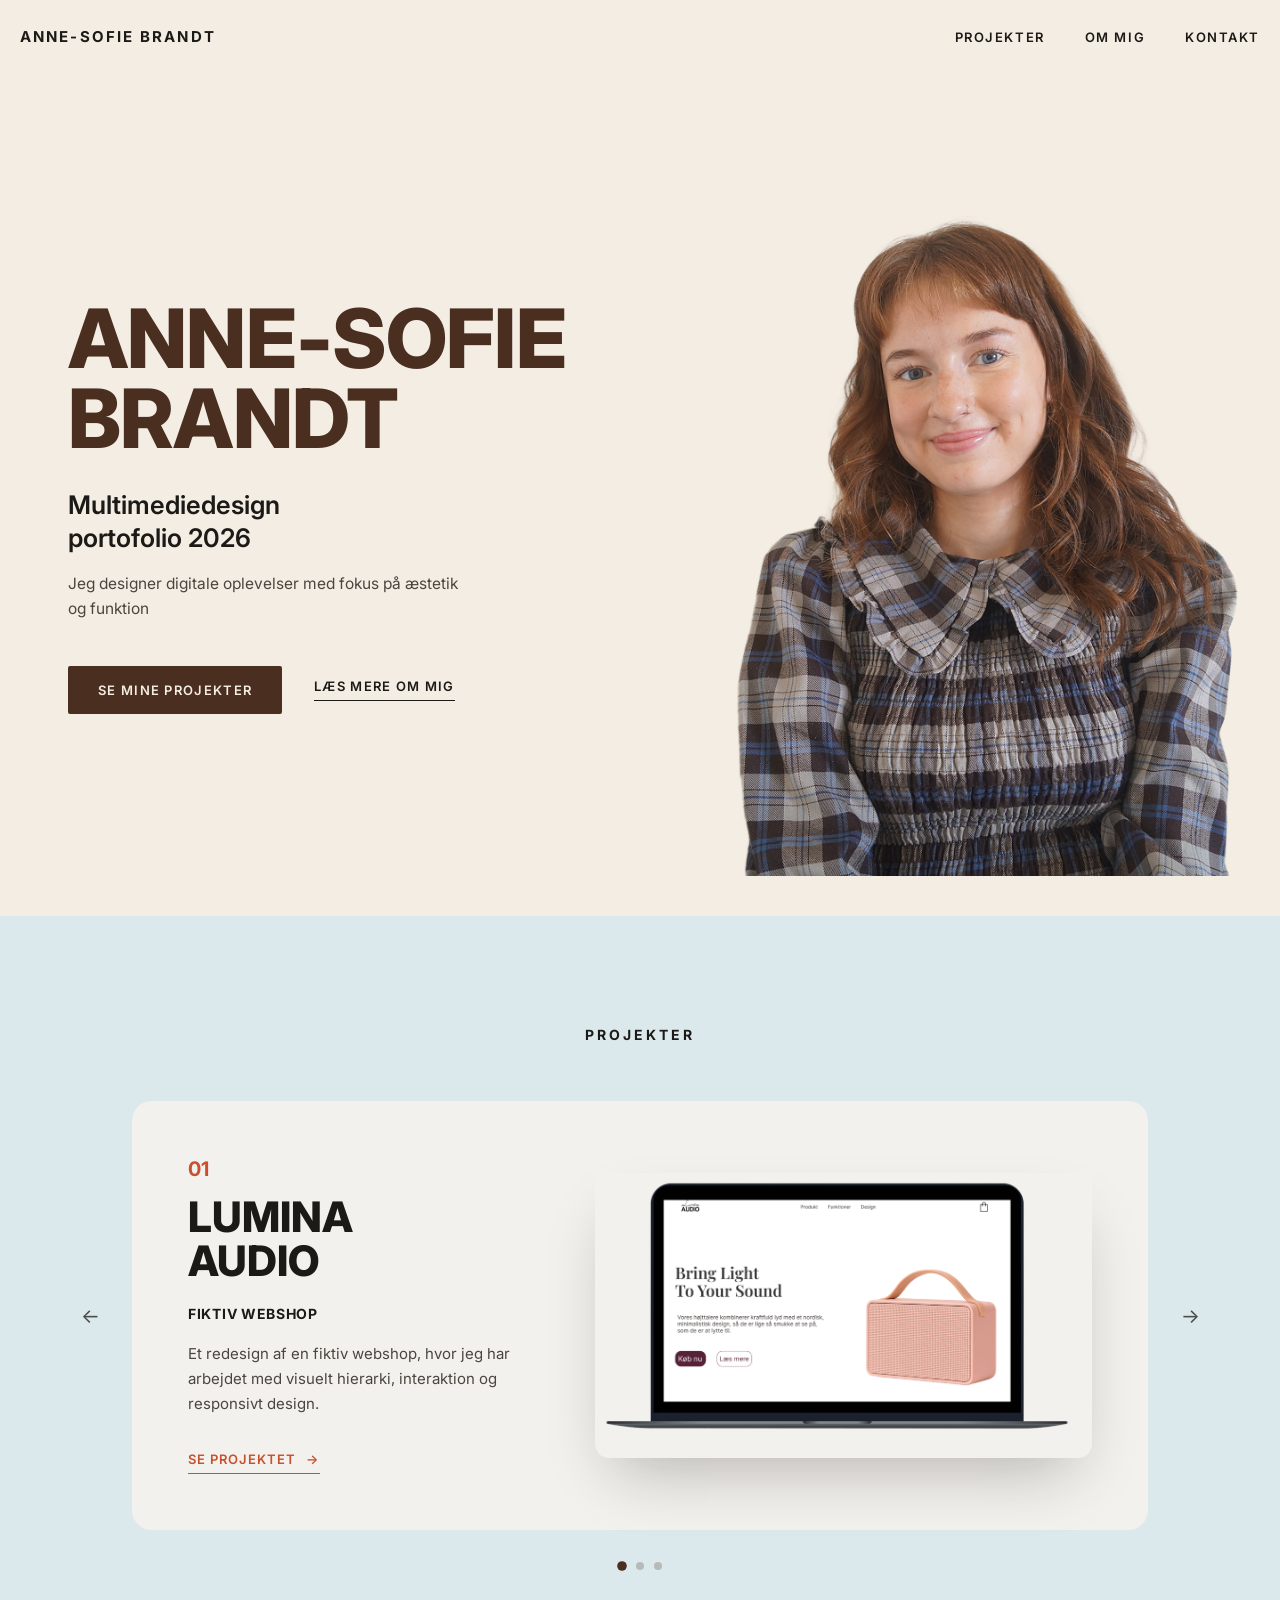
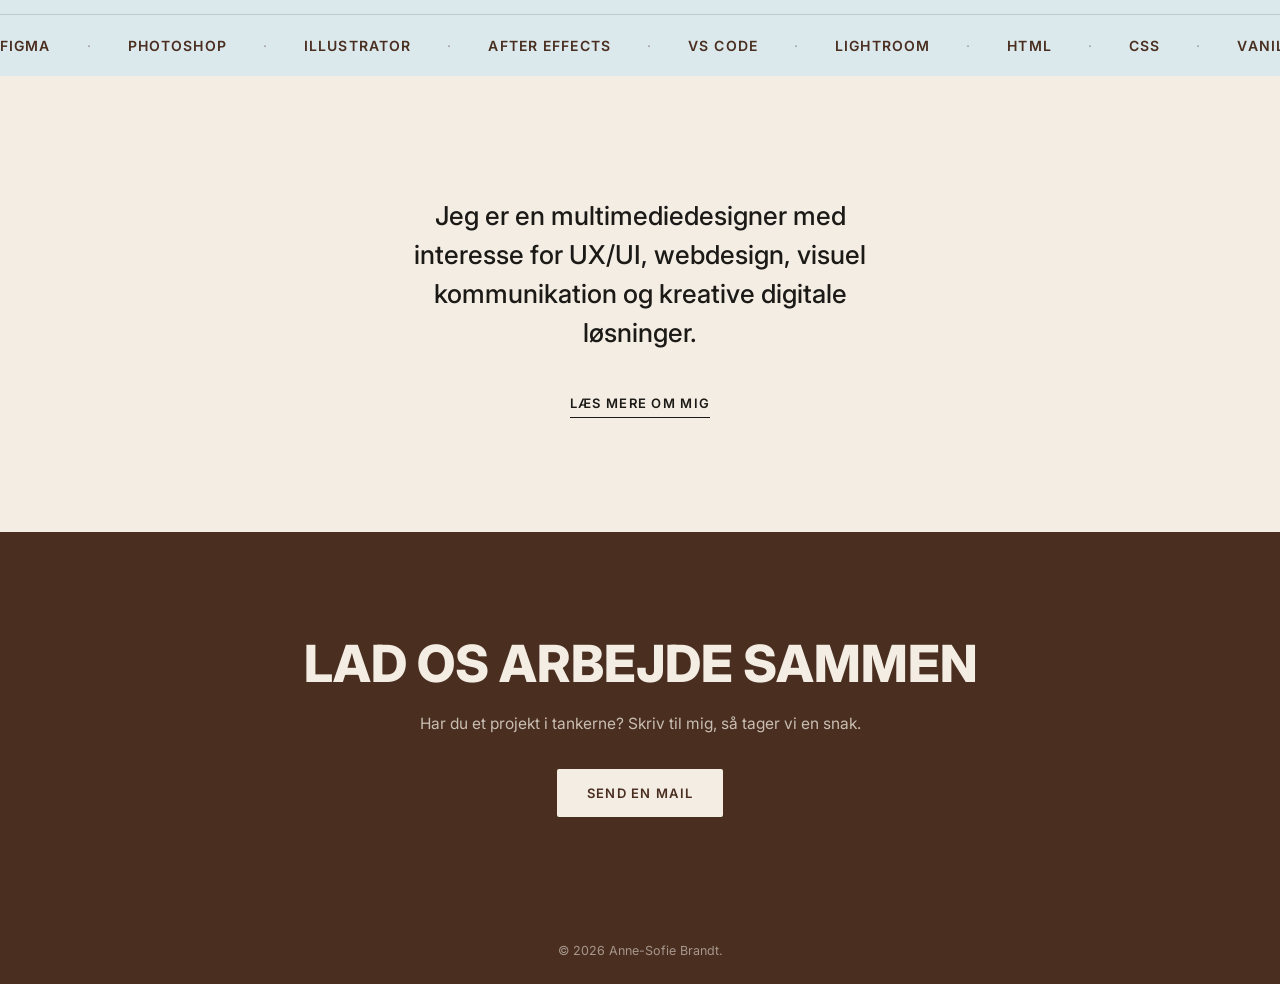
<file: index.html>
<!doctype html>
<html lang="da">
  <head>
    <meta charset="utf-8" />
    <meta name="viewport" content="width=device-width, initial-scale=1" />
    <title>Anne-Sofie Brandt — Multimediedesign Portfolio</title>
    <link rel="preconnect" href="https://fonts.googleapis.com" />
    <link rel="preconnect" href="https://fonts.gstatic.com" crossorigin />
    <link
      href="https://fonts.googleapis.com/css2?family=Inter:wght@400;500;600;700;800&display=swap"
      rel="stylesheet"
    />
    <link rel="stylesheet" href="css/styles.css" />
  </head>
  <body>
    <header class="site-nav" id="siteNav">
      <div class="wrap nav-inner">
        <a href="#top" class="logo">Anne-Sofie Brandt</a>
        <nav>
          <ul class="nav-links" id="navLinks">
            <li><a href="projects.html">Projekter</a></li>
            <li><a href="about.html">Om mig</a></li>
            <li><a href="kontakt.html">Kontakt</a></li>
          </ul>
        </nav>
        <button
          class="nav-toggle"
          id="navToggle"
          aria-label="Åbn menu"
          aria-expanded="false"
        >
          <span></span><span></span><span></span>
        </button>
      </div>
    </header>

    <main id="top">
      <section class="hero">
        <div class="wrap hero-inner">
          <div class="hero-text">
            <h1>Anne-Sofie<br />Brandt</h1>
            <p class="hero-sub">Multimediedesign<br />portofolio 2026</p>
            <p class="hero-desc">
              Jeg designer digitale oplevelser med fokus på æstetik og funktion
            </p>
            <div class="hero-cta">
              <a href="#projekter" class="btn-primary">Se mine projekter</a>
              <a href="about.html" class="btn-link">Læs mere om mig</a>
            </div>
          </div>
          <div class="hero-photo">
            <img src="img/DSC02649 1.png" alt="Portræt af Anne-Sofie Brandt" />
          </div>
        </div>
      </section>

      <section class="projects" id="projekter">
        <div class="wrap">
          <h2 class="section-title">Projekter</h2>

          <div class="carousel">
            <button
              class="carousel-arrow prev"
              id="prevBtn"
              aria-label="Forrige projekt"
            >
              ←
            </button>

            <article class="project-card" id="projectCard">
              <div class="project-info">
                <div class="num" id="projNum">01</div>
                <h3 id="projTitle">Lumina<br />Audio</h3>
                <div class="project-tag" id="projTag">Fiktiv webshop</div>
                <p class="project-desc" id="projDesc">
                  Et redesign af en fiktiv webshop, hvor jeg har arbejdet med
                  visuelt hierarki, interaktion og responsivt design.
                </p>
                <a href="lumina-audio.html" class="project-link" id="projLink"
                  >Se projektet <span>→</span></a
                >
              </div>
              <div class="project-visual">
                <div class="laptop-frame">
                  <img
                    id="projImg"
                    src="img/laptop.png"
                    alt="Skærmbillede af Lumina Audio webshop"
                  />
                </div>
              </div>
            </article>

            <button
              class="carousel-arrow next"
              id="nextBtn"
              aria-label="Næste projekt"
            >
              →
            </button>
          </div>

          <div class="dots" id="dots"></div>
        </div>

        <div class="tools-bar">
          <div class="tools-track" id="toolsTrack"></div>
        </div>
      </section>

      <section class="about" id="om-mig">
        <div class="wrap about-inner">
          <p>
            Jeg er en multimediedesigner med interesse for UX/UI, webdesign,
            visuel kommunikation og kreative digitale løsninger.
          </p>
          <a href="about.html" class="btn-link">Læs mere om mig</a>
        </div>
      </section>

      <section class="contact" id="kontakt">
        <div class="wrap">
          <h2>Lad os arbejde sammen</h2>
          <p>
            Har du et projekt i tankerne? Skriv til mig, så tager vi en snak.
          </p>
          <a href="mailto:Brandtannesofie@gmail.com" class="btn-primary"
            >Send en mail</a
          >
        </div>
      </section>
    </main>

    <footer>
      <div class="wrap">
        &copy; 2026 Anne-Sofie Brandt.
      </div>
    </footer>

    <script src="js/main.js" defer></script>
  </body>
</html>
</file>
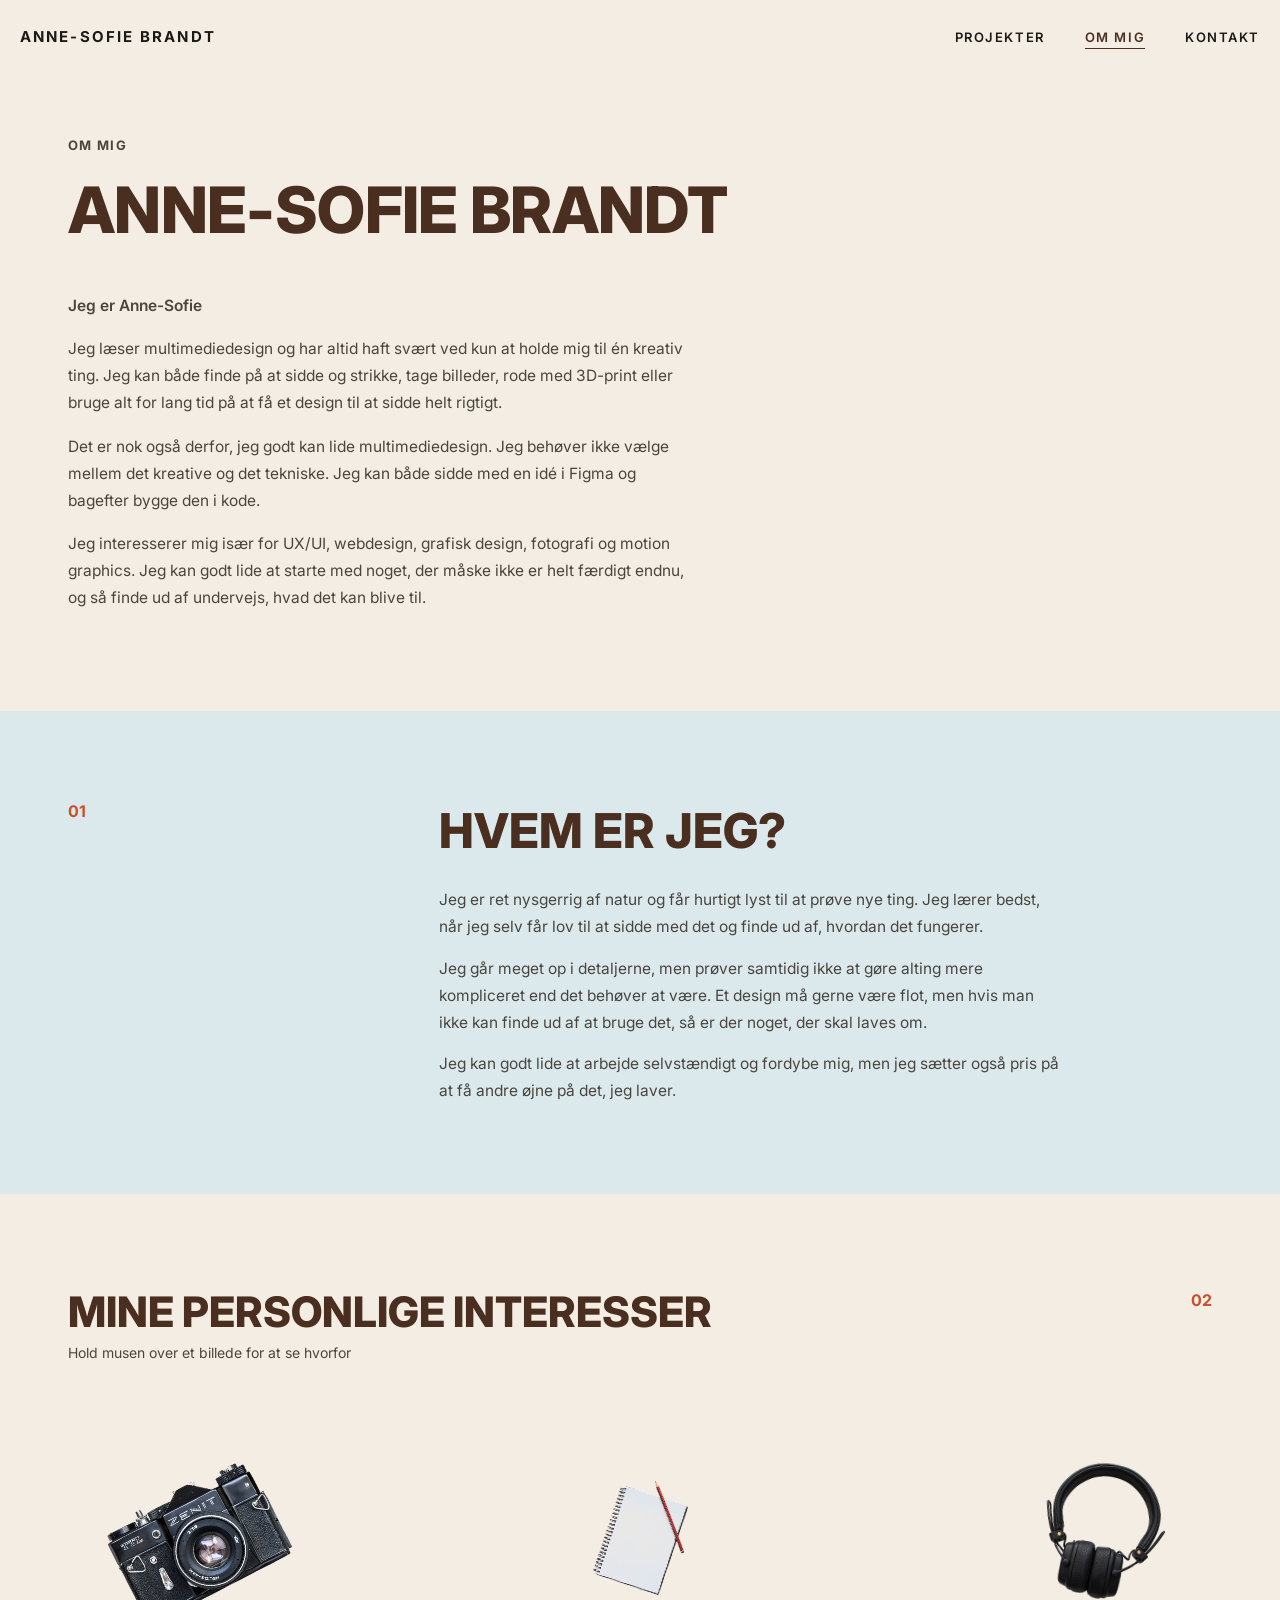
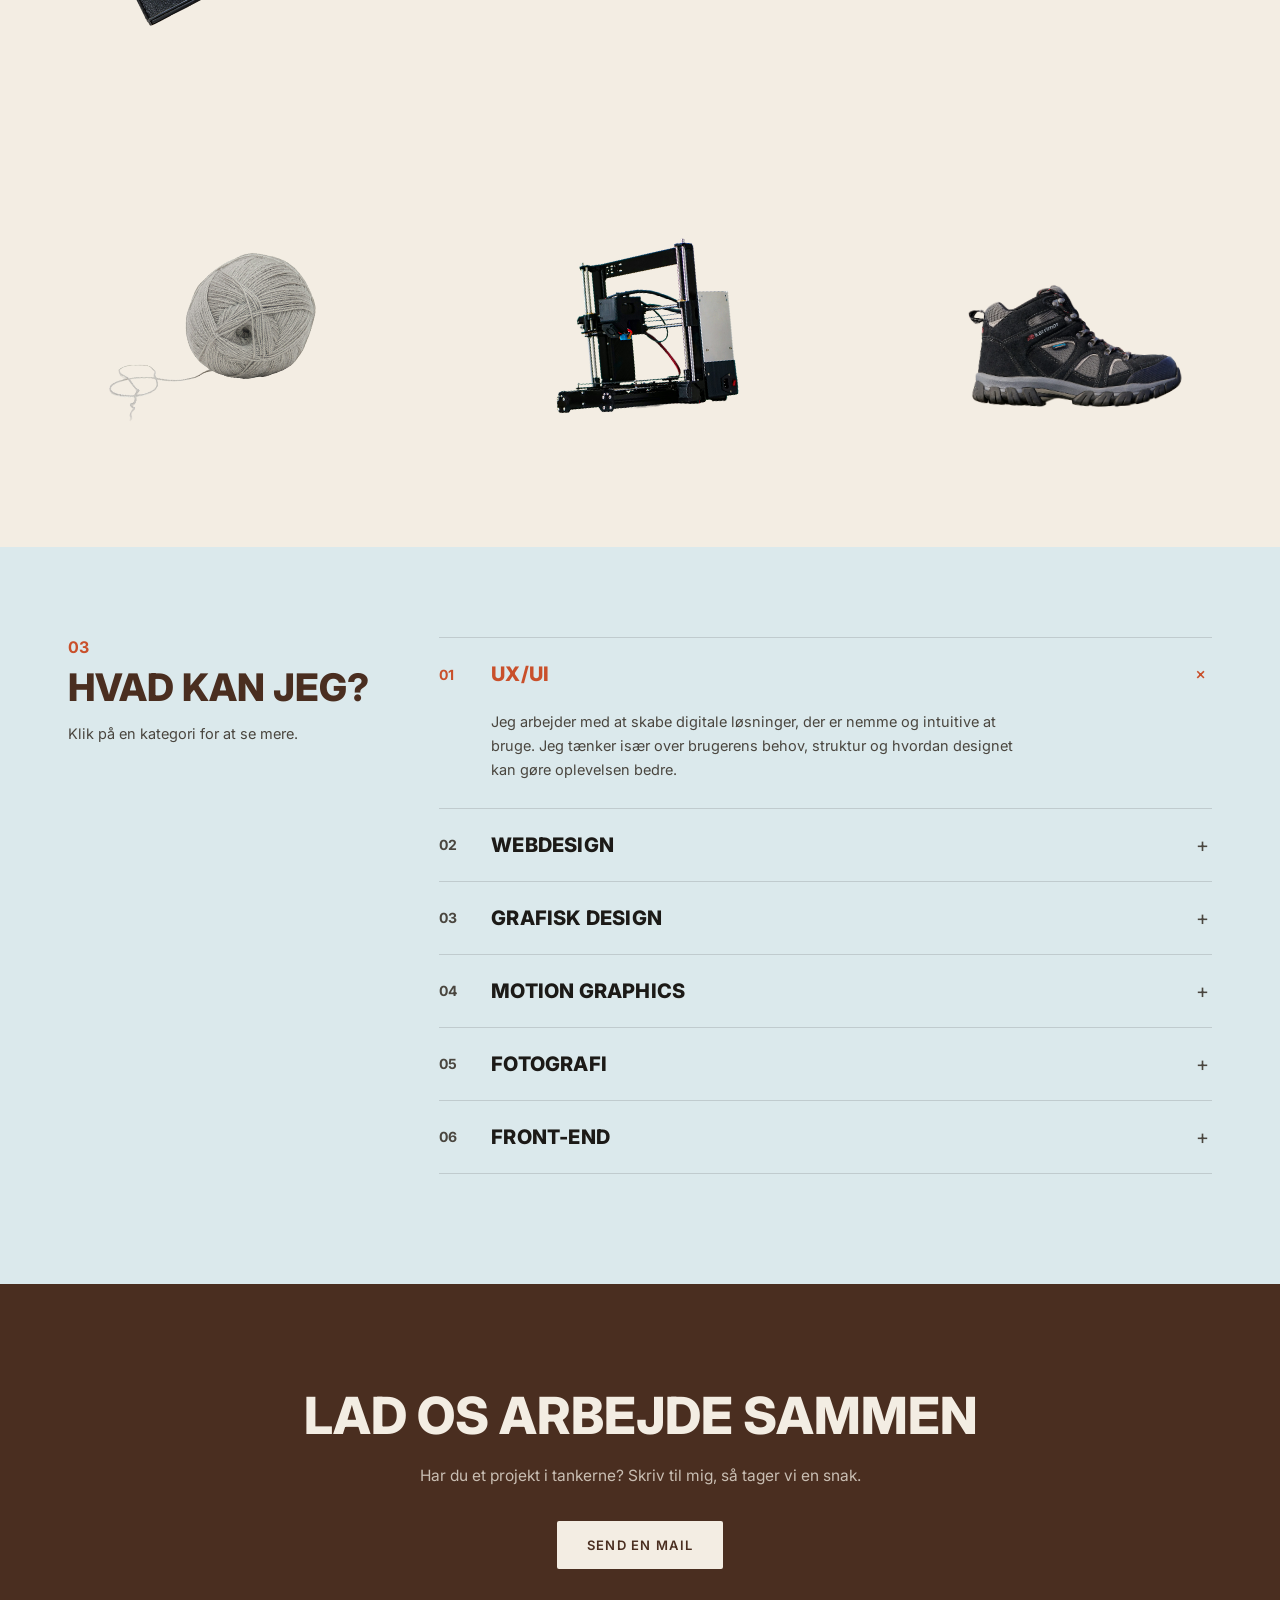
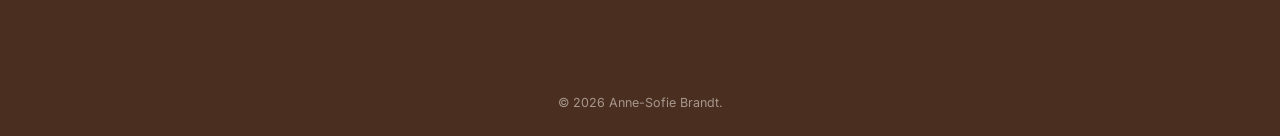
<file: about.html>
<!doctype html>
<html lang="da">
  <head>
    <meta charset="UTF-8" />
    <meta name="viewport" content="width=device-width, initial-scale=1.0" />
    <title>Om mig — Anne-Sofie Brandt</title>
    <link rel="preconnect" href="https://fonts.googleapis.com" />
    <link rel="preconnect" href="https://fonts.gstatic.com" crossorigin />
    <link
      href="https://fonts.googleapis.com/css2?family=Inter:wght@400;500;600;700;800&display=swap"
      rel="stylesheet"
    />
    <link rel="stylesheet" href="css/styles.css" />
  </head>
  <body>
    <header class="site-nav" id="siteNav">
      <div class="wrap nav-inner">
        <a href="index.html" class="logo">Anne-Sofie Brandt</a>
        <nav>
          <ul class="nav-links" id="navLinks">
            <li><a href="projects.html">Projekter</a></li>
            <li><a href="about.html" class="active">Om mig</a></li>
            <li><a href="kontakt.html">Kontakt</a></li>
          </ul>
        </nav>
        <button
          class="nav-toggle"
          id="navToggle"
          aria-label="Åbn menu"
          aria-expanded="false"
        >
          <span></span><span></span><span></span>
        </button>
      </div>
    </header>

    <main>
      <section class="intro">
        <div class="wrap">
          <div class="eyebrow">Om mig</div>
          <h1>Anne-Sofie Brandt</h1>
          <div class="intro-body">
            <p class="intro-lede">Jeg er Anne-Sofie</p>
            <p>
              Jeg læser multimediedesign og har altid haft svært ved kun at
              holde mig til én kreativ ting. Jeg kan både finde på at sidde og
              strikke, tage billeder, rode med 3D-print eller bruge alt for lang
              tid på at få et design til at sidde helt rigtigt.
            </p>
            <p>
              Det er nok også derfor, jeg godt kan lide multimediedesign. Jeg
              behøver ikke vælge mellem det kreative og det tekniske. Jeg kan
              både sidde med en idé i Figma og bagefter bygge den i kode.
            </p>
            <p>
              Jeg interesserer mig især for UX/UI, webdesign, grafisk design,
              fotografi og motion graphics. Jeg kan godt lide at starte med
              noget, der måske ikke er helt færdigt endnu, og så finde ud af
              undervejs, hvad det kan blive til.
            </p>
          </div>
        </div>
      </section>

      <section class="who">
        <div class="wrap who-grid">
          <div class="section-num">01</div>
          <div>
            <h2>Hvem er jeg?</h2>
            <p>
              Jeg er ret nysgerrig af natur og får hurtigt lyst til at prøve nye
              ting. Jeg lærer bedst, når jeg selv får lov til at sidde med det
              og finde ud af, hvordan det fungerer.
            </p>
            <p>
              Jeg går meget op i detaljerne, men prøver samtidig ikke at gøre
              alting mere kompliceret end det behøver at være. Et design må
              gerne være flot, men hvis man ikke kan finde ud af at bruge det,
              så er der noget, der skal laves om.
            </p>
            <p>
              Jeg kan godt lide at arbejde selvstændigt og fordybe mig, men jeg
              sætter også pris på at få andre øjne på det, jeg laver.
            </p>
          </div>
        </div>
      </section>

      <section class="interests">
        <div class="wrap">
          <div class="interests-head">
            <div class="section-num">02</div>
            <div>
              <h2>Mine personlige interesser</h2>
              <p class="interests-hint">
                Hold musen over et billede for at se hvorfor
              </p>
            </div>
          </div>

          <div class="interest-grid">
            <div
              class="interest-item pos-camera"
              tabindex="0"
              aria-label="Analogt kamera"
            >
              <div class="icon-wrap">
                <div class="icon">
                  <img src="img/camera.png" alt="Analogt kamera" />
                </div>
                <div class="interest-overlay">
                  Jeg kan godt lide at tage billeder og fange stemninger og små
                  detaljer. Det er en måde for mig at være kreativ på og se ting
                  fra forskellige vinkler.
                </div>
              </div>
            </div>

            <div
              class="interest-item pos-notebook"
              tabindex="0"
              aria-label="Notesbog og blyant"
            >
              <div class="icon-wrap">
                <div class="icon">
                  <img src="img/notebook.png" alt="Notesbog og blyant" />
                </div>
                <div class="interest-overlay">
                  Jeg har altid godt kunne lide at tegne og arbejde visuelt. Jeg
                  bruger det især til at få idéer ned på papir og eksperimentere
                  med forskellige udtryk.
                </div>
              </div>
            </div>

            <div
              class="interest-item pos-headphones"
              tabindex="0"
              aria-label="Høretelefoner"
            >
              <div class="icon-wrap">
                <div class="icon">
                  <img src="img/headphones.png" alt="Høretelefoner" />
                </div>
                <div class="interest-overlay">
                  Musik fylder en del i min hverdag. Jeg bruger det både som
                  inspiration og som noget, jeg kan koble af med.
                </div>
              </div>
            </div>

            <div
              class="interest-item pos-yarn"
              tabindex="0"
              aria-label="Strikning"
            >
              <div class="icon-wrap">
                <div class="icon">
                  <img src="img/yarn.png" alt="Garnnøgle" />
                </div>
                <div class="interest-overlay">
                  Jeg kan godt lide at strikke, fordi det er en helt anden måde
                  at være kreativ på. Det kræver ro og tålmodighed, og jeg
                  synes, det er hyggeligt at kunne skabe noget selv.
                </div>
              </div>
            </div>

            <div
              class="interest-item pos-hiking"
              tabindex="0"
              aria-label="Vandreture"
            >
              <div class="icon-wrap">
                <div class="icon">
                  <img src="img/hikingboots.png" alt="Vandresko" />
                </div>
                <div class="interest-overlay">
                  Jeg elsker at vandre i naturen. Det giver inspiration, ro og
                  energi, og er en god måde at få nye idéer på.
                </div>
              </div>
            </div>

            <div
              class="interest-item pos-print"
              tabindex="0"
              aria-label="3D-print"
            >
              <div class="icon-wrap">
                <div class="icon">
                  <img src="img/3dprinter.png" alt="3D-printer" />
                </div>
                <div class="interest-overlay">
                  Jeg synes, 3D-print er spændende, fordi det kombinerer
                  kreativitet med teknik. Jeg kan godt lide idéen om at kunne
                  tage en idé fra skærmen og gøre den til noget fysisk.
                </div>
              </div>
            </div>
          </div>
        </div>
      </section>

      <section class="skills">
        <div class="wrap skills-grid">
          <div class="skills-intro">
            <div class="section-num">03</div>
            <h2>Hvad kan jeg?</h2>
            <p class="skills-hint">Klik på en kategori for at se mere.</p>
          </div>

          <div class="skills-list">
            <div class="skill-item open" data-index="01">
              <button class="skill-row" aria-expanded="true">
                <span class="skill-num">01</span>
                <span class="skill-name">UX/UI</span>
                <span class="skill-toggle">+</span>
              </button>
              <div class="skill-panel">
                <div class="skill-panel-inner">
                  <p>
                    Jeg arbejder med at skabe digitale løsninger, der er nemme
                    og intuitive at bruge. Jeg tænker især over brugerens behov,
                    struktur og hvordan designet kan gøre oplevelsen bedre.
                  </p>
                </div>
              </div>
            </div>

            <div class="skill-item" data-index="02">
              <button class="skill-row" aria-expanded="false">
                <span class="skill-num">02</span>
                <span class="skill-name">Webdesign</span>
                <span class="skill-toggle">+</span>
              </button>
              <div class="skill-panel">
                <div class="skill-panel-inner">
                  <p>
                    Jeg kan godt lide at arbejde med hjemmesiders visuelle
                    udtryk og opbygning. Jeg arbejder med layout, typografi,
                    farver og responsivt design, så siden både ser godt ud og
                    fungerer på forskellige skærme.
                  </p>
                </div>
              </div>
            </div>

            <div class="skill-item" data-index="03">
              <button class="skill-row" aria-expanded="false">
                <span class="skill-num">03</span>
                <span class="skill-name">Grafisk design</span>
                <span class="skill-toggle">+</span>
              </button>
              <div class="skill-panel">
                <div class="skill-panel-inner">
                  <p>
                    Jeg arbejder gerne med visuel identitet, plakater, sociale
                    medier og andre grafiske løsninger. Jeg synes især, det er
                    spændende at lege med typografi, farver og komposition for
                    at skabe et tydeligt udtryk.
                  </p>
                </div>
              </div>
            </div>

            <div class="skill-item" data-index="04">
              <button class="skill-row" aria-expanded="false">
                <span class="skill-num">04</span>
                <span class="skill-name">Motion graphics</span>
                <span class="skill-toggle">+</span>
              </button>
              <div class="skill-panel">
                <div class="skill-panel-inner">
                  <p>
                    Jeg kan godt lide at give design liv gennem bevægelse. Jeg
                    arbejder med animation og simple visuelle effekter for at
                    gøre indhold mere levende og skabe mere opmærksomhed.
                  </p>
                </div>
              </div>
            </div>

            <div class="skill-item" data-index="05">
              <button class="skill-row" aria-expanded="false">
                <span class="skill-num">05</span>
                <span class="skill-name">Fotografi</span>
                <span class="skill-toggle">+</span>
              </button>
              <div class="skill-panel">
                <div class="skill-panel-inner">
                  <p>
                    Fotografi er også en stor interesse for mig. Jeg kan godt
                    lide at arbejde med lys, komposition og stemning og bruger
                    ofte fotografi som en del af mine kreative projekter.
                  </p>
                </div>
              </div>
            </div>

            <div class="skill-item" data-index="06">
              <button class="skill-row" aria-expanded="false">
                <span class="skill-num">06</span>
                <span class="skill-name">Front-end</span>
                <span class="skill-toggle">+</span>
              </button>
              <div class="skill-panel">
                <div class="skill-panel-inner">
                  <p>
                    Jeg kan lide kombinationen af design og kodning. Jeg
                    arbejder med HTML, CSS og JavaScript og synes især, det er
                    fedt at kunne tage et design fra Figma og bygge det til en
                    fungerende hjemmeside.
                  </p>
                </div>
              </div>
            </div>
          </div>
        </div>
      </section>

      <section class="contact" id="kontakt">
        <div class="wrap">
          <h2>Lad os arbejde sammen</h2>
          <p>
            Har du et projekt i tankerne? Skriv til mig, så tager vi en snak.
          </p>
          <a href="mailto:Brandtannesofie@gmail.com" class="btn-primary"
            >Send en mail</a
          >
        </div>
      </section>
    </main>

    <footer>
      <div class="wrap">&copy; 2026 Anne-Sofie Brandt.</div>
    </footer>

    <script src="js/main.js" defer></script>
  </body>
</html>
</file>
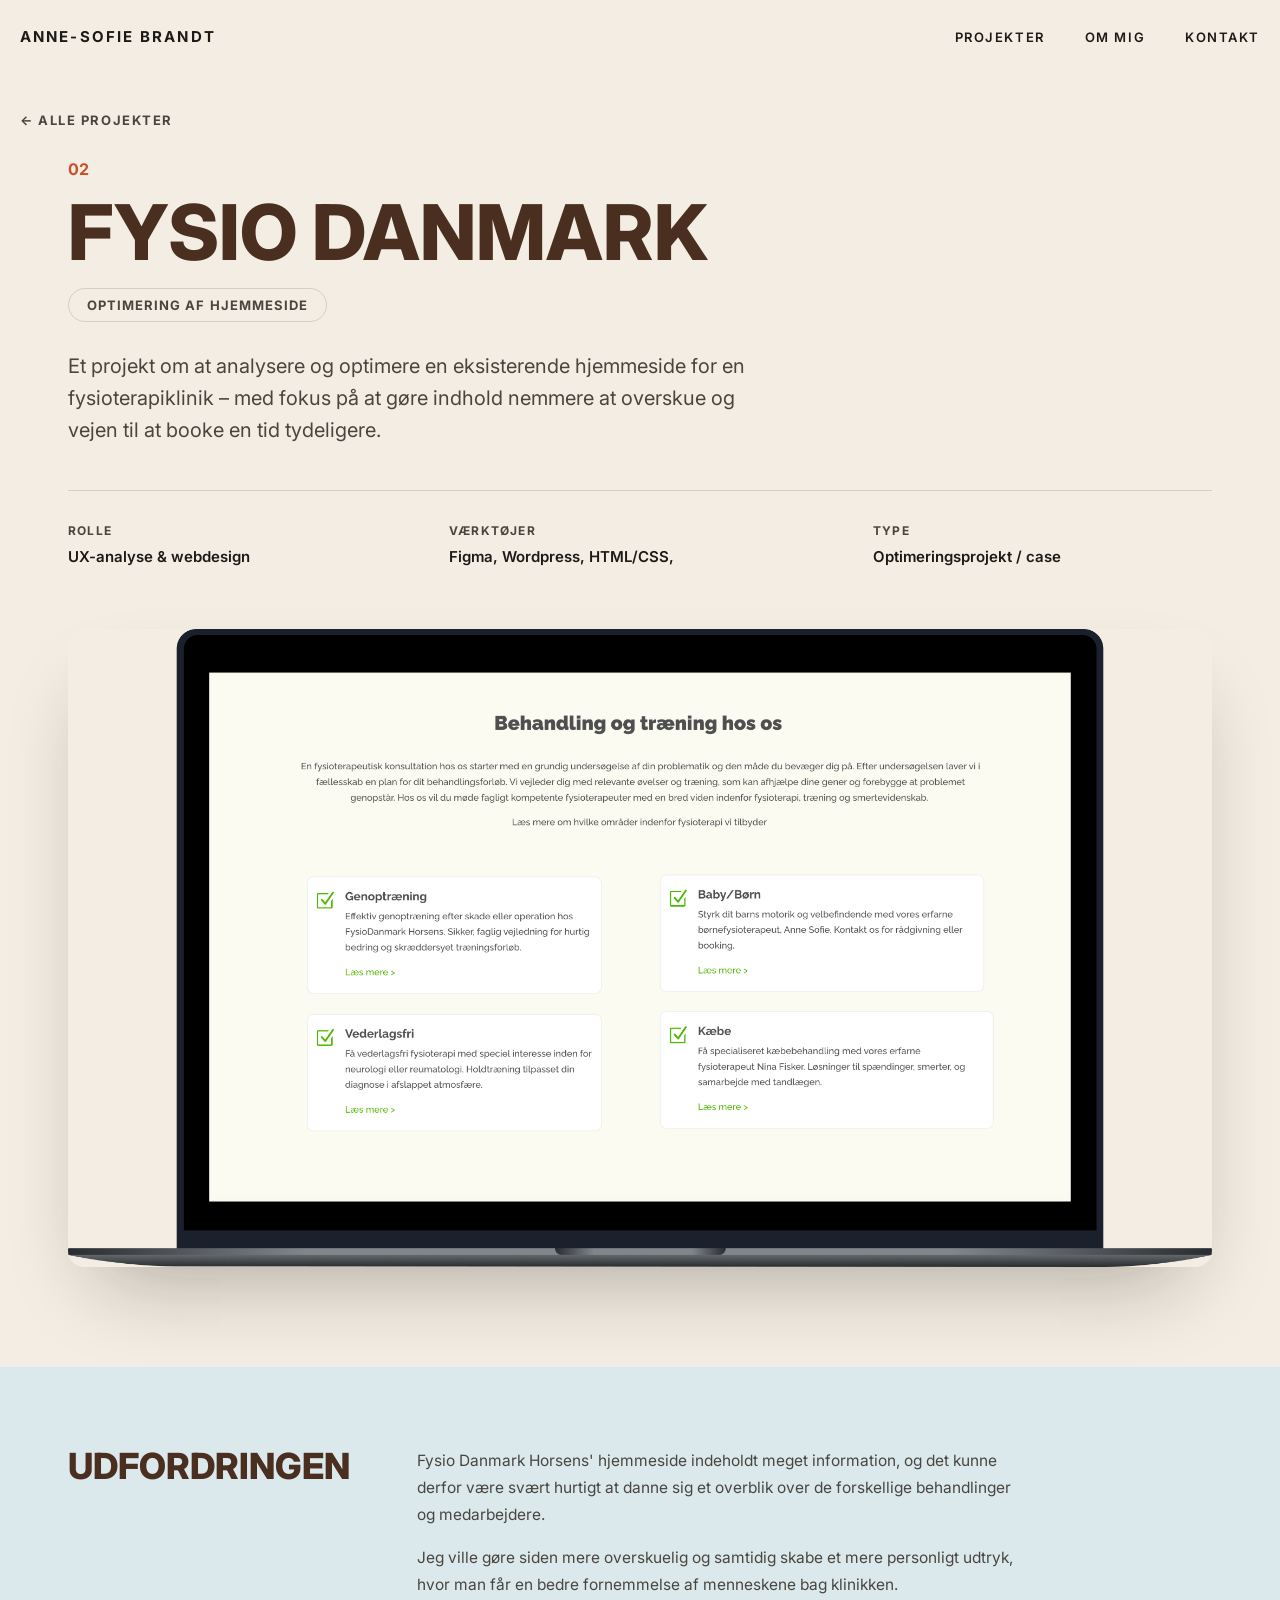
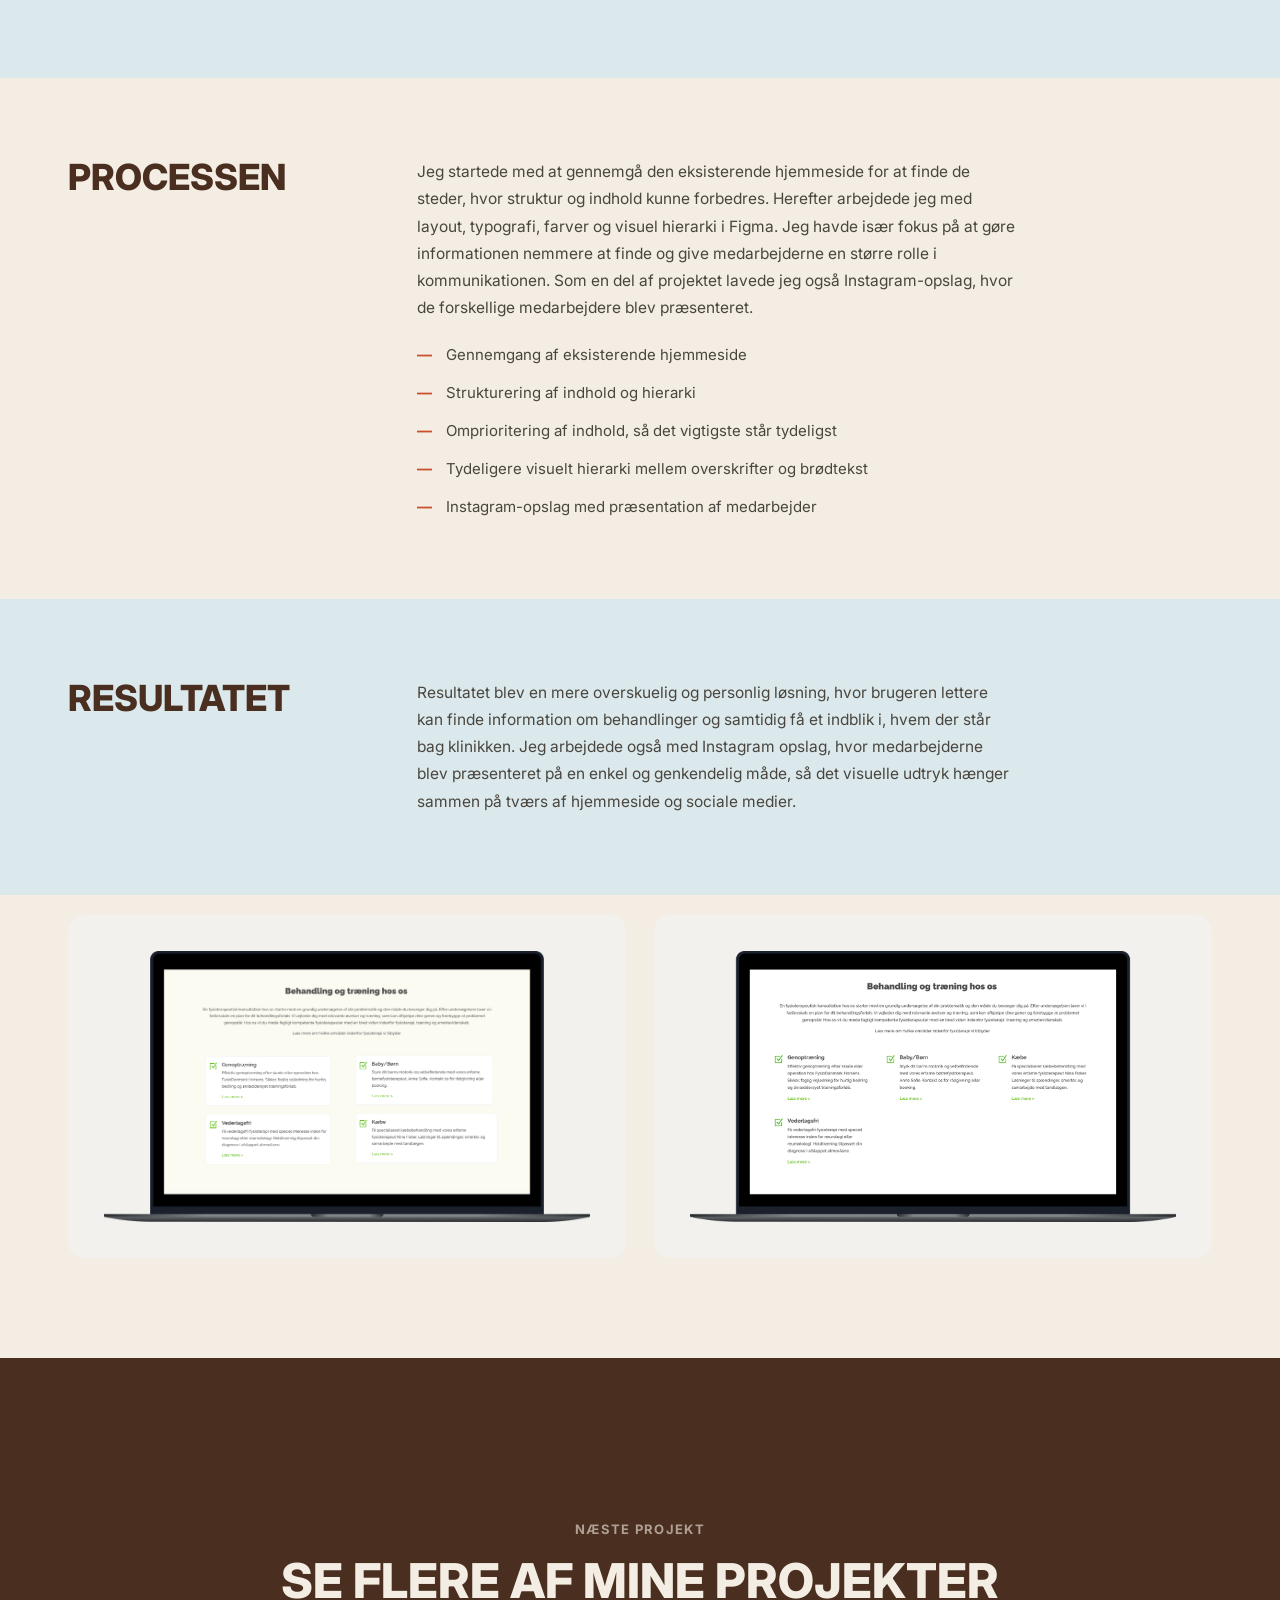
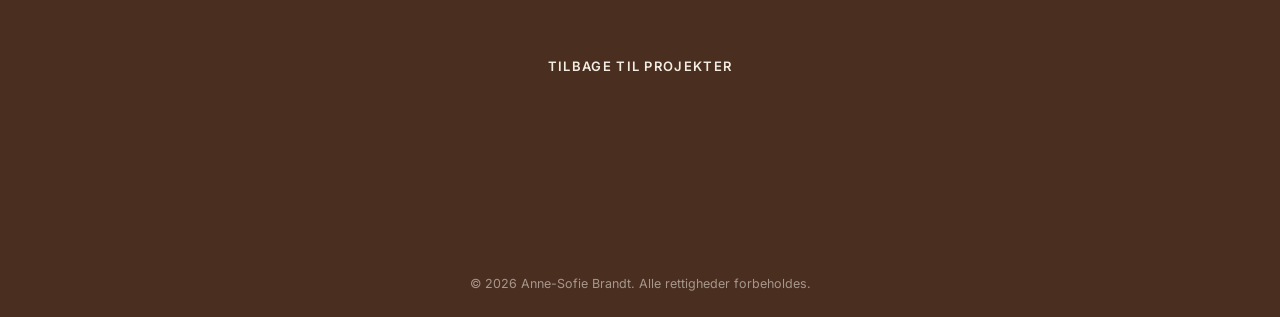
<file: fysio-danmark.html>
<!doctype html>
<html lang="da">
  <head>
    <meta charset="utf-8" />
    <meta name="viewport" content="width=device-width, initial-scale=1" />
    <title>Fysio Danmark — Projekt | Anne-Sofie Brandt</title>
    <link rel="preconnect" href="https://fonts.googleapis.com" />
    <link rel="preconnect" href="https://fonts.gstatic.com" crossorigin />
    <link
      href="https://fonts.googleapis.com/css2?family=Inter:wght@400;500;600;700;800&display=swap"
      rel="stylesheet"
    />
    <link rel="stylesheet" href="css/styles.css" />
  </head>
  <body>
    <header class="site-nav" id="siteNav">
      <div class="wrap nav-inner">
        <a href="index.html" class="logo">Anne-Sofie Brandt</a>
        <nav>
          <ul class="nav-links" id="navLinks">
            <li><a href="projects.html">Projekter</a></li>
            <li><a href="about.html">Om mig</a></li>
            <li><a href="kontakt.html">Kontakt</a></li>
          </ul>
        </nav>
        <button
          class="nav-toggle"
          id="navToggle"
          aria-label="Åbn menu"
          aria-expanded="false"
        >
          <span></span><span></span><span></span>
        </button>
      </div>
    </header>

    <main>
      <div class="back-row wrap">
        <a href="projects.html" class="back-link">← Alle projekter</a>
      </div>

      <section class="proj-hero">
        <div class="wrap">
          <div class="proj-num">02</div>
          <h1>Fysio Danmark</h1>
          <div class="proj-tag">Optimering af hjemmeside</div>
          <p class="proj-intro">
            Et projekt om at analysere og optimere en eksisterende hjemmeside
            for en fysioterapiklinik – med fokus på at gøre indhold nemmere at
            overskue og vejen til at booke en tid tydeligere.
          </p>

          <div class="proj-meta">
            <div class="proj-meta-item">
              <div class="label">Rolle</div>
              <div class="value">UX-analyse & webdesign</div>
            </div>
            <div class="proj-meta-item">
              <div class="label">Værktøjer</div>
              <div class="value">Figma, Wordpress, HTML/CSS,</div>
            </div>
            <div class="proj-meta-item">
              <div class="label">Type</div>
              <div class="value">Optimeringsprojekt / case</div>
            </div>
          </div>
        </div>
      </section>

      <section class="proj-visual">
        <div class="wrap">
          <div class="laptop-frame">
            <img
              src="img/fysioefter.png"
              alt="Skærmbillede af Fysio Danmark hjemmeside"
            />
          </div>
        </div>
      </section>

      <section class="proj-section alt">
        <div class="wrap proj-section-grid">
          <h2>Udfordringen</h2>
          <div class="proj-section-body">
            <p>
              Fysio Danmark Horsens' hjemmeside indeholdt meget information, og
              det kunne derfor være svært hurtigt at danne sig et overblik over
              de forskellige behandlinger og medarbejdere.
            </p>
            <p>
              Jeg ville gøre siden mere overskuelig og samtidig skabe et mere
              personligt udtryk, hvor man får en bedre fornemmelse af menneskene
              bag klinikken.
            </p>
          </div>
        </div>
      </section>

      <section class="proj-section">
        <div class="wrap proj-section-grid">
          <h2>Processen</h2>
          <div class="proj-section-body">
            <p>
              Jeg startede med at gennemgå den eksisterende hjemmeside for at
              finde de steder, hvor struktur og indhold kunne forbedres.
              Herefter arbejdede jeg med layout, typografi, farver og visuel
              hierarki i Figma. Jeg havde især fokus på at gøre informationen
              nemmere at finde og give medarbejderne en større rolle i
              kommunikationen. Som en del af projektet lavede jeg også
              Instagram-opslag, hvor de forskellige medarbejdere blev
              præsenteret.
            </p>
            <ul class="proj-list">
              <li>Gennemgang af eksisterende hjemmeside</li>
              <li>Strukturering af indhold og hierarki</li>
              <li>
                Omprioritering af indhold, så det vigtigste står tydeligst
              </li>
              <li>
                Tydeligere visuelt hierarki mellem overskrifter og brødtekst
              </li>
              <li>Instagram-opslag med præsentation af medarbejder</li>
            </ul>
          </div>
        </div>
      </section>

      <section class="proj-section alt">
        <div class="wrap proj-section-grid">
          <h2>Resultatet</h2>
          <div class="proj-section-body">
            <p>
              Resultatet blev en mere overskuelig og personlig løsning, hvor
              brugeren lettere kan finde information om behandlinger og samtidig
              få et indblik i, hvem der står bag klinikken. Jeg arbejdede også
              med Instagram opslag, hvor medarbejderne blev præsenteret på en
              enkel og genkendelig måde, så det visuelle udtryk hænger sammen på
              tværs af hjemmeside og sociale medier.
            </p>
          </div>
        </div>
      </section>

      <section class="proj-details">
        <div class="wrap">
          <div class="details-grid">
            <div class="detail-card">
              <img
                src="img/fysioefter.png"
                alt="Opdateret Fysio Danmark hjemmeside"
              />
            </div>
            <div class="detail-card">
              <img src="img/fysiofør.png" alt="Før-profil for Fysio Danmark" />
            </div>
          </div>
        </div>
      </section>

      <section class="next-project">
       <div class="next-project">
        <div class="wrap">
          <a href="creative-craft.html" class="label">Næste projekt</a>
          <h2>Se flere af mine projekter</h2>
          <a href="projects.html" class="btn-primary">Tilbage til projekter</a>
        </div>
      </section>
    </main>

    <footer>
      <div class="wrap">
        &copy; 2026 Anne-Sofie Brandt. Alle rettigheder forbeholdes.
      </div>
    </footer>

    <script src="js/main.js" defer></script>
  </body>
</html>
</file>
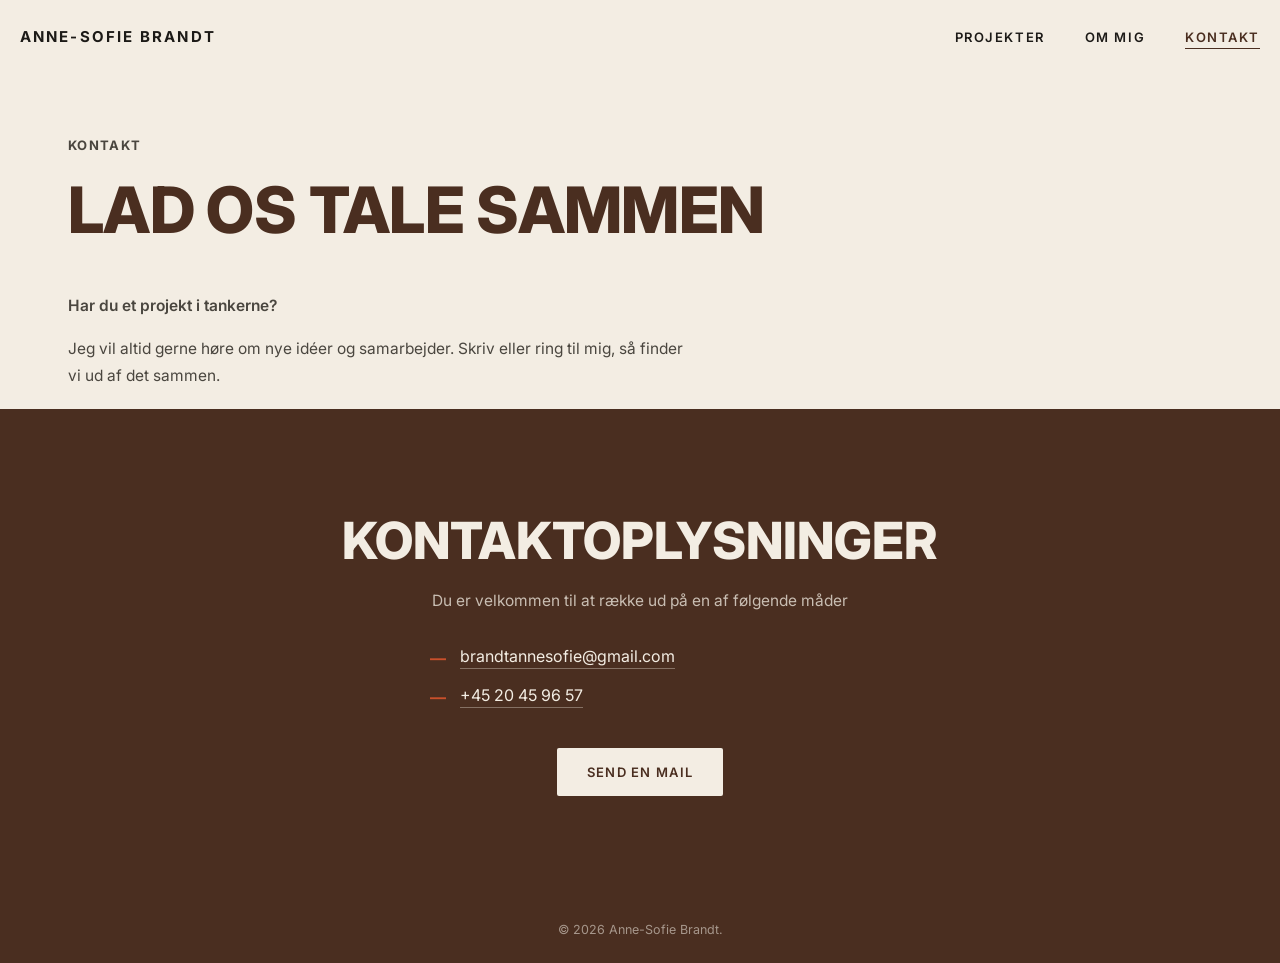
<file: kontakt.html>
<!doctype html>
<html lang="da">
  <head>
    <meta charset="UTF-8" />
    <meta name="viewport" content="width=device-width, initial-scale=1.0" />
    <title>Kontakt — Anne-Sofie Brandt</title>
    <link rel="preconnect" href="https://fonts.googleapis.com" />
    <link rel="preconnect" href="https://fonts.gstatic.com" crossorigin />
    <link
      href="https://fonts.googleapis.com/css2?family=Inter:wght@400;500;600;700;800&display=swap"
      rel="stylesheet"
    />
    <link rel="stylesheet" href="css/styles.css" />
    <style>
      .contact-list {
        list-style: none;
        display: flex;
        flex-direction: column;
        gap: 16px;
        max-width: 420px;
        margin: 0 auto 40px;
        text-align: left;
      }
      .contact-list li {
        display: flex;
        align-items: center;
        gap: 14px;
        font-size: 16px;
      }
      .contact-list li::before {
        content: "—";
        color: var(--accent);
        font-weight: 700;
        flex: none;
      }
      .contact-list a {
        color: var(--cream);
        border-bottom: 1px solid rgba(243, 237, 227, 0.35);
        padding-bottom: 2px;
        transition:
          border-color 0.2s ease,
          opacity 0.2s ease;
      }
      .contact-list a:hover {
        border-color: var(--cream);
        opacity: 0.85;
      }
      .intro {
        padding-bottom: 20px;
      }
    </style>
  </head>
  <body>
    <header class="site-nav" id="siteNav">
      <div class="wrap nav-inner">
        <a href="index.html" class="logo">Anne-Sofie Brandt</a>
        <nav>
          <ul class="nav-links" id="navLinks">
            <li><a href="index.html#projekter">Projekter</a></li>
            <li><a href="about.html">Om mig</a></li>
            <li><a href="kontakt.html" class="active">Kontakt</a></li>
          </ul>
        </nav>
        <button
          class="nav-toggle"
          id="navToggle"
          aria-label="Åbn menu"
          aria-expanded="false"
        >
          <span></span><span></span><span></span>
        </button>
      </div>
    </header>

    <main>
      <section class="intro">
        <div class="wrap">
          <div class="eyebrow">Kontakt</div>
          <h1>Lad os tale sammen</h1>
          <div class="intro-body">
            <p class="intro-lede">Har du et projekt i tankerne?</p>
            <p>
              Jeg vil altid gerne høre om nye idéer og samarbejder. Skriv eller
              ring til mig, så finder vi ud af det sammen.
            </p>
          </div>
        </div>
      </section>

      <section class="contact">
        <div class="wrap">
          <h2>Kontaktoplysninger</h2>
          <p>Du er velkommen til at række ud på en af følgende måder</p>

          <ul class="contact-list">
            <li>
              <a href="mailto:brandtannesofie@gmail.com"
                >brandtannesofie@gmail.com</a
              >
            </li>
            <li>
              <a href="tel:+4520459657">+45 20 45 96 57</a>
            </li>
          </ul>

          <a href="mailto:brandtannesofie@gmail.com" class="btn-primary"
            >Send en mail</a
          >
        </div>
      </section>
    </main>

    <footer>
      <div class="wrap">&copy; 2026 Anne-Sofie Brandt.</div>
    </footer>

    <script src="js/main.js" defer></script>
  </body>
</html>
</file>
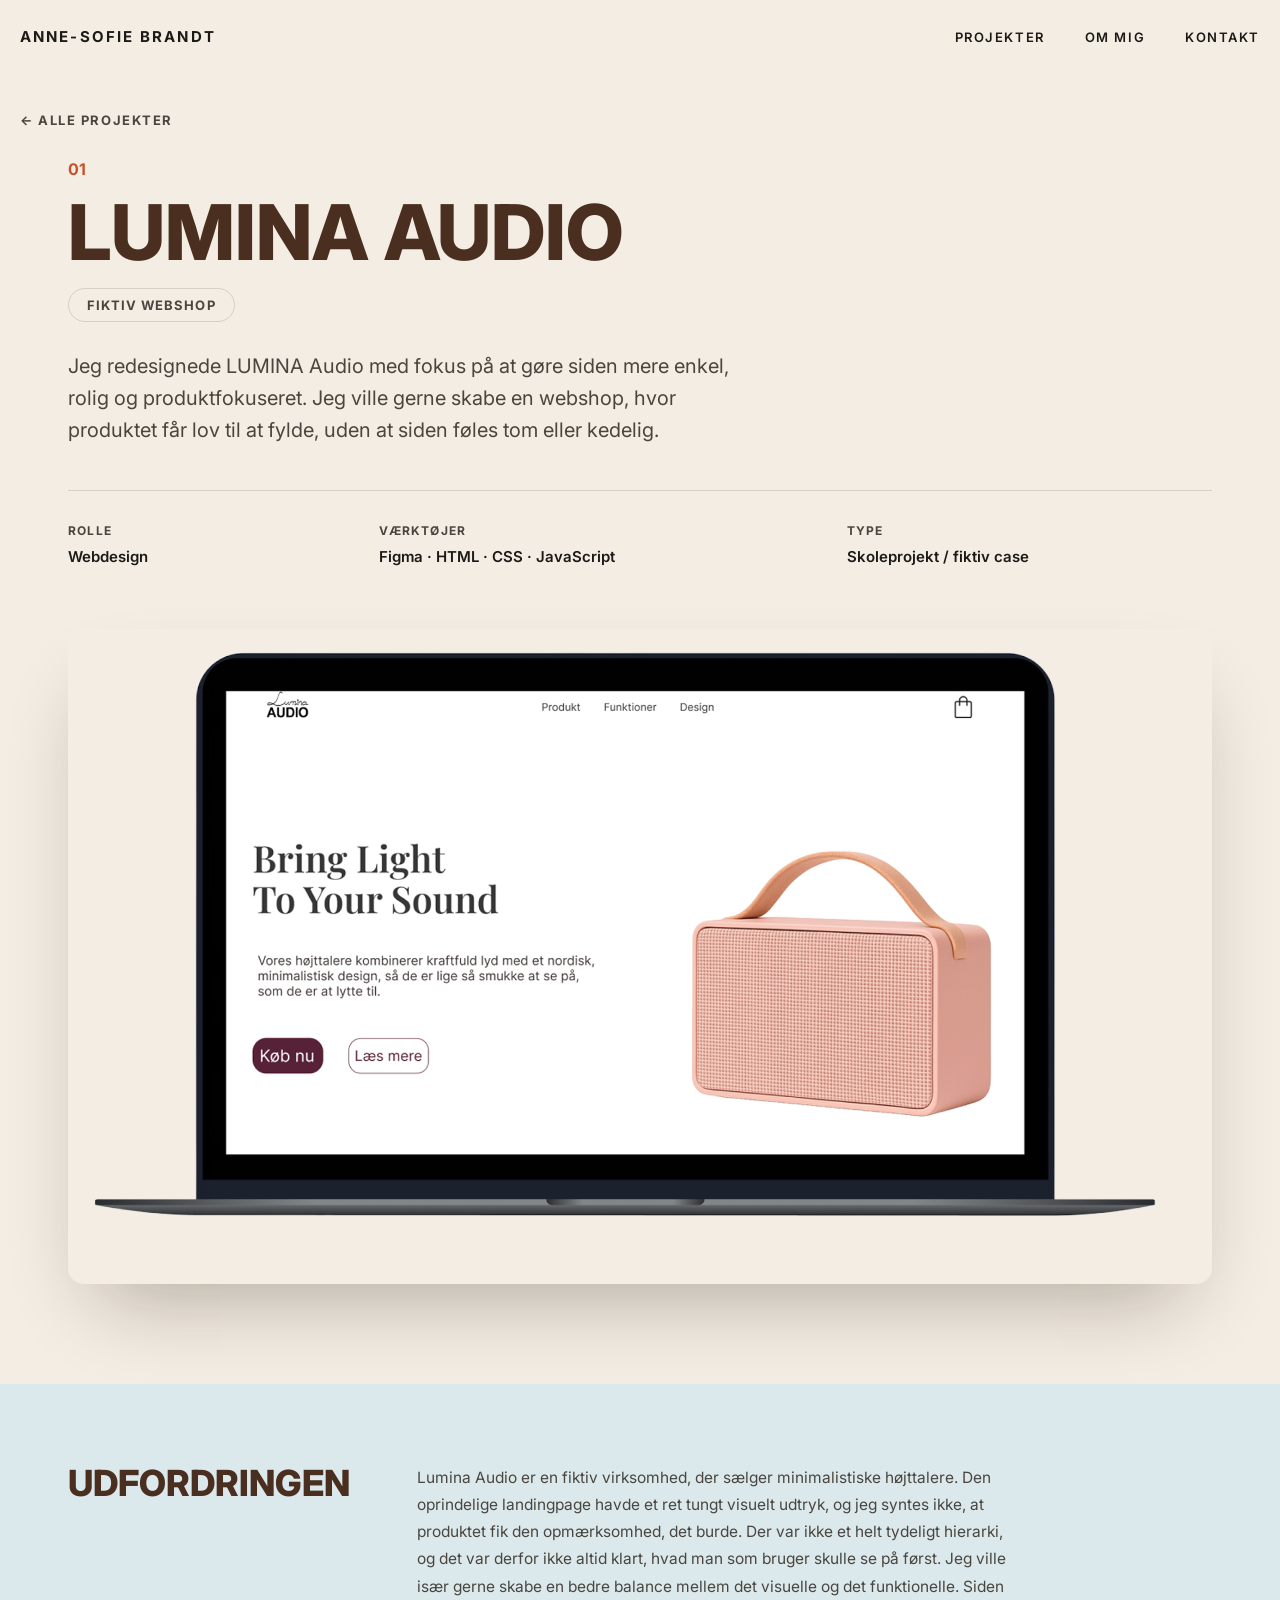
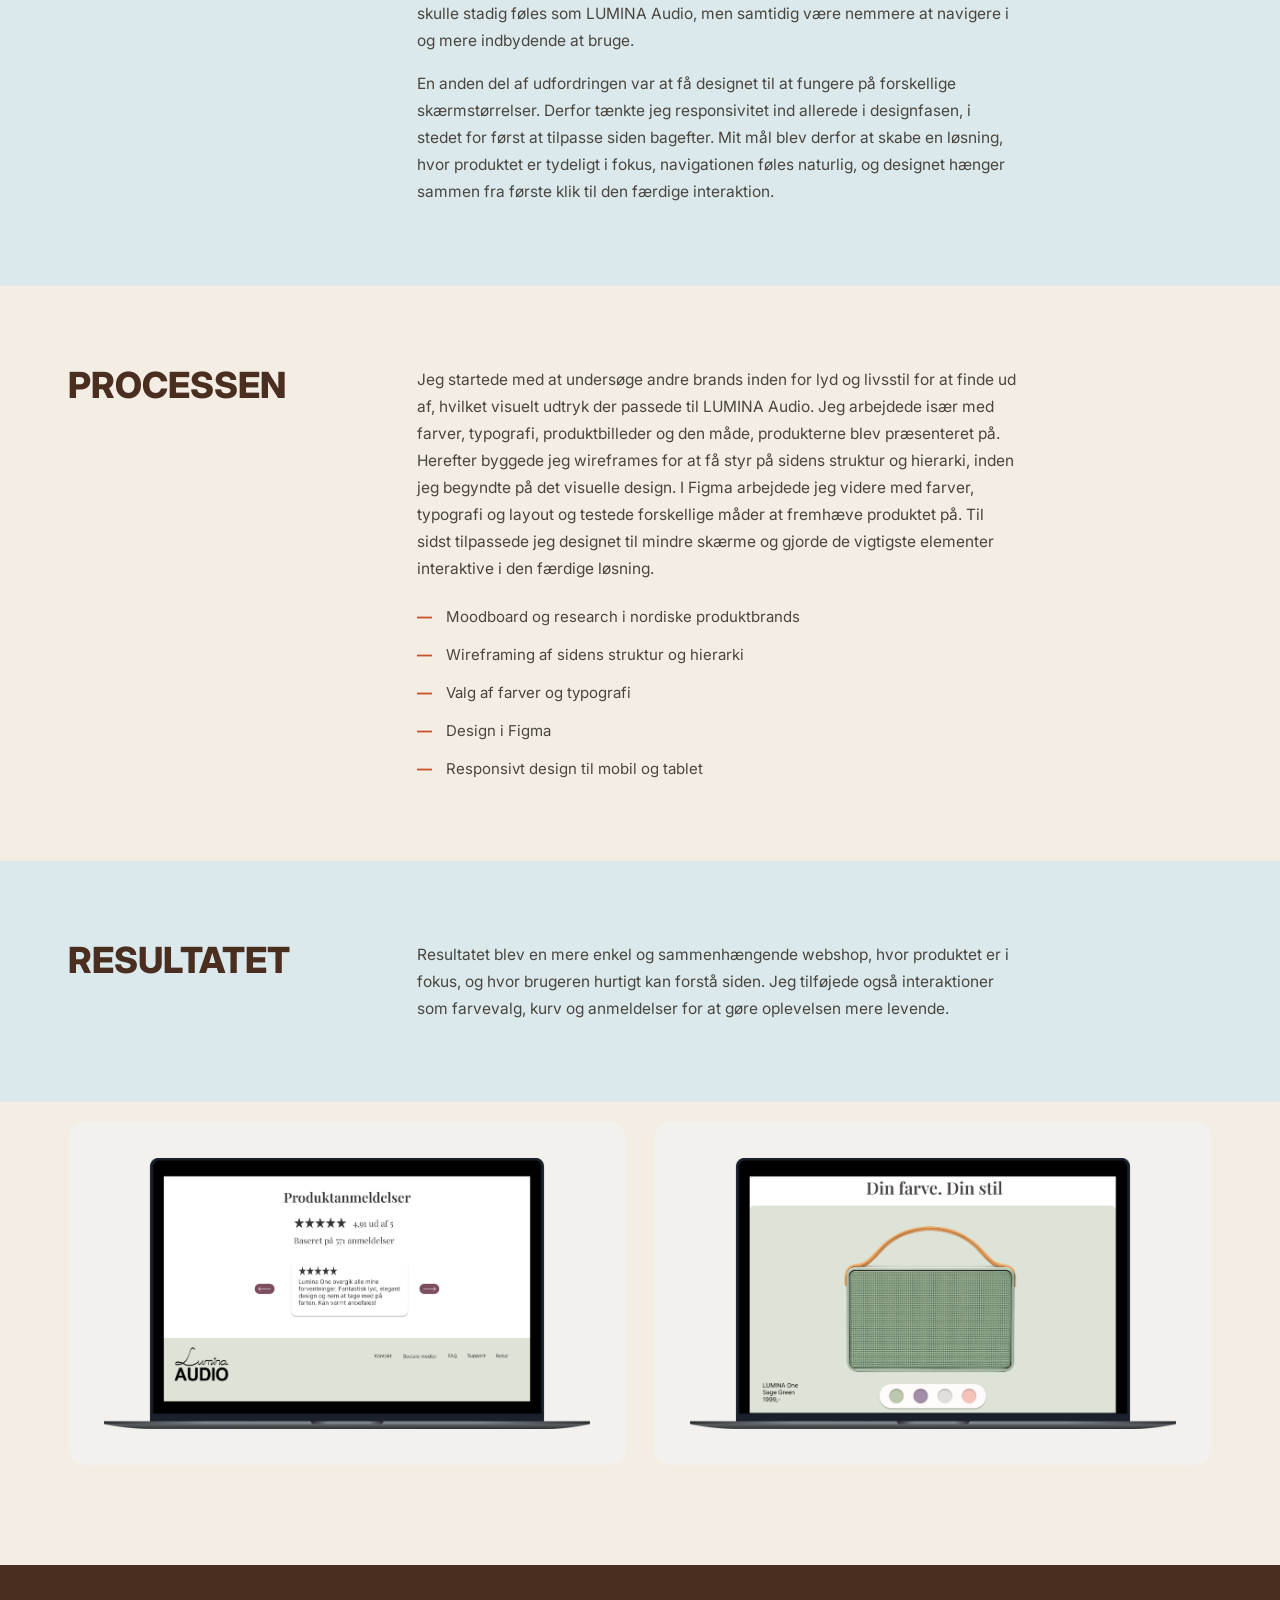
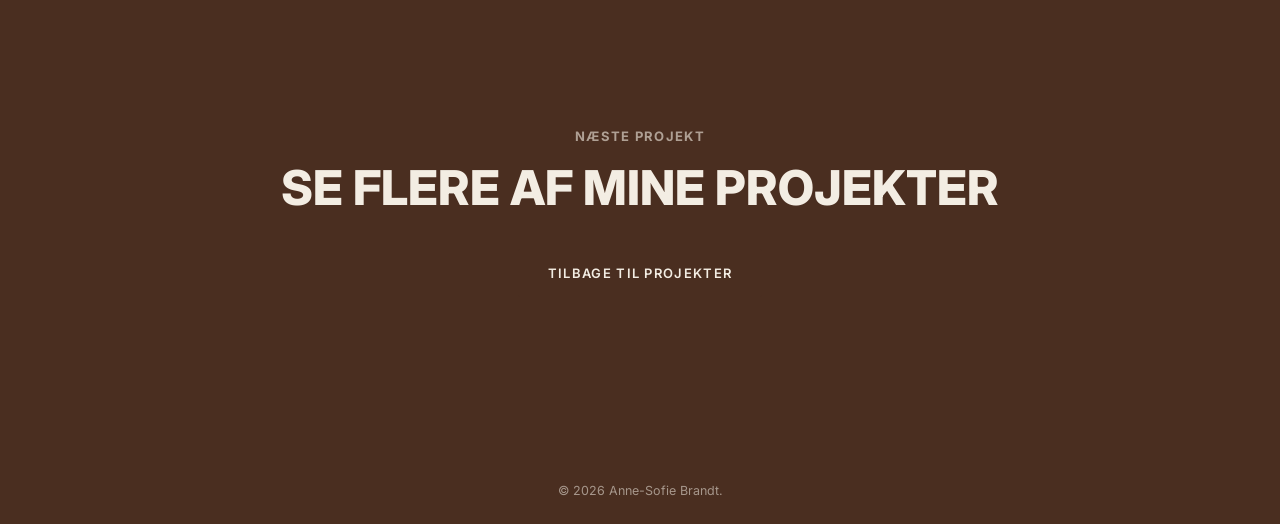
<file: lumina-audio.html>
<!doctype html>
<html lang="da">
  <head>
    <meta charset="UTF-8" />
    <meta name="viewport" content="width=device-width, initial-scale=1.0" />
    <title>Lumina Audio — Anne-Sofie Brandt</title>
    <link rel="preconnect" href="https://fonts.googleapis.com" />
    <link rel="preconnect" href="https://fonts.gstatic.com" crossorigin />
    <link
      href="https://fonts.googleapis.com/css2?family=Inter:wght@400;500;600;700;800&display=swap"
      rel="stylesheet"
    />
    <link rel="stylesheet" href="css/styles.css" />
  </head>
  <body>
    <header class="site-nav" id="siteNav">
      <div class="wrap nav-inner">
        <a href="index.html" class="logo">Anne-Sofie Brandt</a>
        <nav>
          <ul class="nav-links" id="navLinks">
            <li><a href="projects.html">Projekter</a></li>
            <li><a href="about.html">Om mig</a></li>
            <li><a href="kontakt.html">Kontakt</a></li>
          </ul>
        </nav>
        <button
          class="nav-toggle"
          id="navToggle"
          aria-label="Åbn menu"
          aria-expanded="false"
        >
          <span></span><span></span><span></span>
        </button>
      </div>
    </header>

    <main>
      <div class="back-row wrap">
        <a href="projects.html" class="back-link">← Alle projekter</a>
      </div>

      <!-- PROJECT HERO -->
      <section class="proj-hero">
        <div class="wrap">
          <div class="proj-num">01</div>
          <h1>Lumina Audio</h1>
          <div class="proj-tag">Fiktiv webshop</div>
          <p class="proj-intro">
            Jeg redesignede LUMINA Audio med fokus på at gøre siden mere enkel,
            rolig og produktfokuseret. Jeg ville gerne skabe en webshop, hvor
            produktet får lov til at fylde, uden at siden føles tom eller
            kedelig.
          </p>
          <div class="proj-meta">
            <div class="proj-meta-item">
              <div class="label">Rolle</div>
              <div class="value">Webdesign</div>
            </div>
            <div class="proj-meta-item">
              <div class="label">Værktøjer</div>
              <div class="value">Figma · HTML · CSS · JavaScript</div>
            </div>
            <div class="proj-meta-item">
              <div class="label">Type</div>
              <div class="value">Skoleprojekt / fiktiv case</div>
            </div>
          </div>
        </div>
      </section>

      <!-- HERO IMAGE -->
      <section class="proj-visual">
        <div class="wrap">
          <div class="laptop-frame">
            <img
              src="img/laptop.png"
              alt="Skærmbillede af Lumina Audio webshop forside"
            />
          </div>
        </div>
      </section>

      <!-- UDFORDRINGEN -->
      <section class="proj-section alt">
        <div class="wrap proj-section-grid">
          <h2>Udfordringen</h2>
          <div class="proj-section-body">
            <p>
              Lumina Audio er en fiktiv virksomhed, der sælger minimalistiske
              højttalere. Den oprindelige landingpage havde et ret tungt visuelt
              udtryk, og jeg syntes ikke, at produktet fik den opmærksomhed, det
              burde. Der var ikke et helt tydeligt hierarki, og det var derfor
              ikke altid klart, hvad man som bruger skulle se på først. Jeg
              ville især gerne skabe en bedre balance mellem det visuelle og det
              funktionelle. Siden skulle stadig føles som LUMINA Audio, men
              samtidig være nemmere at navigere i og mere indbydende at bruge.
            </p>
            <p>
              En anden del af udfordringen var at få designet til at fungere på
              forskellige skærmstørrelser. Derfor tænkte jeg responsivitet ind
              allerede i designfasen, i stedet for først at tilpasse siden
              bagefter. Mit mål blev derfor at skabe en løsning, hvor produktet
              er tydeligt i fokus, navigationen føles naturlig, og designet
              hænger sammen fra første klik til den færdige interaktion.
            </p>
          </div>
        </div>
      </section>

      <!-- PROCESSEN -->
      <section class="proj-section">
        <div class="wrap proj-section-grid">
          <h2>Processen</h2>
          <div class="proj-section-body">
            <p>
              Jeg startede med at undersøge andre brands inden for lyd og
              livsstil for at finde ud af, hvilket visuelt udtryk der passede
              til LUMINA Audio. Jeg arbejdede især med farver, typografi,
              produktbilleder og den måde, produkterne blev præsenteret på.
              Herefter byggede jeg wireframes for at få styr på sidens struktur
              og hierarki, inden jeg begyndte på det visuelle design. I Figma
              arbejdede jeg videre med farver, typografi og layout og testede
              forskellige måder at fremhæve produktet på. Til sidst tilpassede
              jeg designet til mindre skærme og gjorde de vigtigste elementer
              interaktive i den færdige løsning.
            </p>
            <ul class="proj-list">
              <li>Moodboard og research i nordiske produktbrands</li>
              <li>Wireframing af sidens struktur og hierarki</li>
              <li>Valg af farver og typografi</li>
              <li>Design i Figma</li>
              <li>Responsivt design til mobil og tablet</li>
            </ul>
          </div>
        </div>
      </section>

      <!-- RESULTATET -->
      <section class="proj-section alt">
        <div class="wrap proj-section-grid">
          <h2>Resultatet</h2>
          <div class="proj-section-body">
            <p>
              Resultatet blev en mere enkel og sammenhængende webshop, hvor
              produktet er i fokus, og hvor brugeren hurtigt kan forstå siden.
              Jeg tilføjede også interaktioner som farvevalg, kurv og
              anmeldelser for at gøre oplevelsen mere levende.
            </p>
          </div>
        </div>
      </section>

      <!-- DETAIL IMAGES -->
      <section class="proj-details">
        <div class="wrap">
          <div class="details-grid">
            <div class="detail-card">
              <img
                src="img/lumina2.png"
                alt="Detalje af hero-tekst og call to action"
              />
            </div>
            <div class="detail-card">
              <img src="img/lumina3.png" alt="Detalje af produktbillede" />
            </div>
          </div>
        </div>
      </section>

      <!-- NEXT PROJECT -->
      <section class="next-project">
        <div class="next-project">
        <div class="wrap">
          <a href="fysio-danmark.html" class="label">Næste projekt</a>
          <h2>Se flere af mine projekter</h2>
          <a href="projects.html" class="btn-primary">Tilbage til projekter</a>
        </div>
      </section>
    </main>

    <footer>
      <div class="wrap">&copy; 2026 Anne-Sofie Brandt.</div>
    </footer>

    <script src="js/main.js" defer></script>
  </body>
</html>
</file>
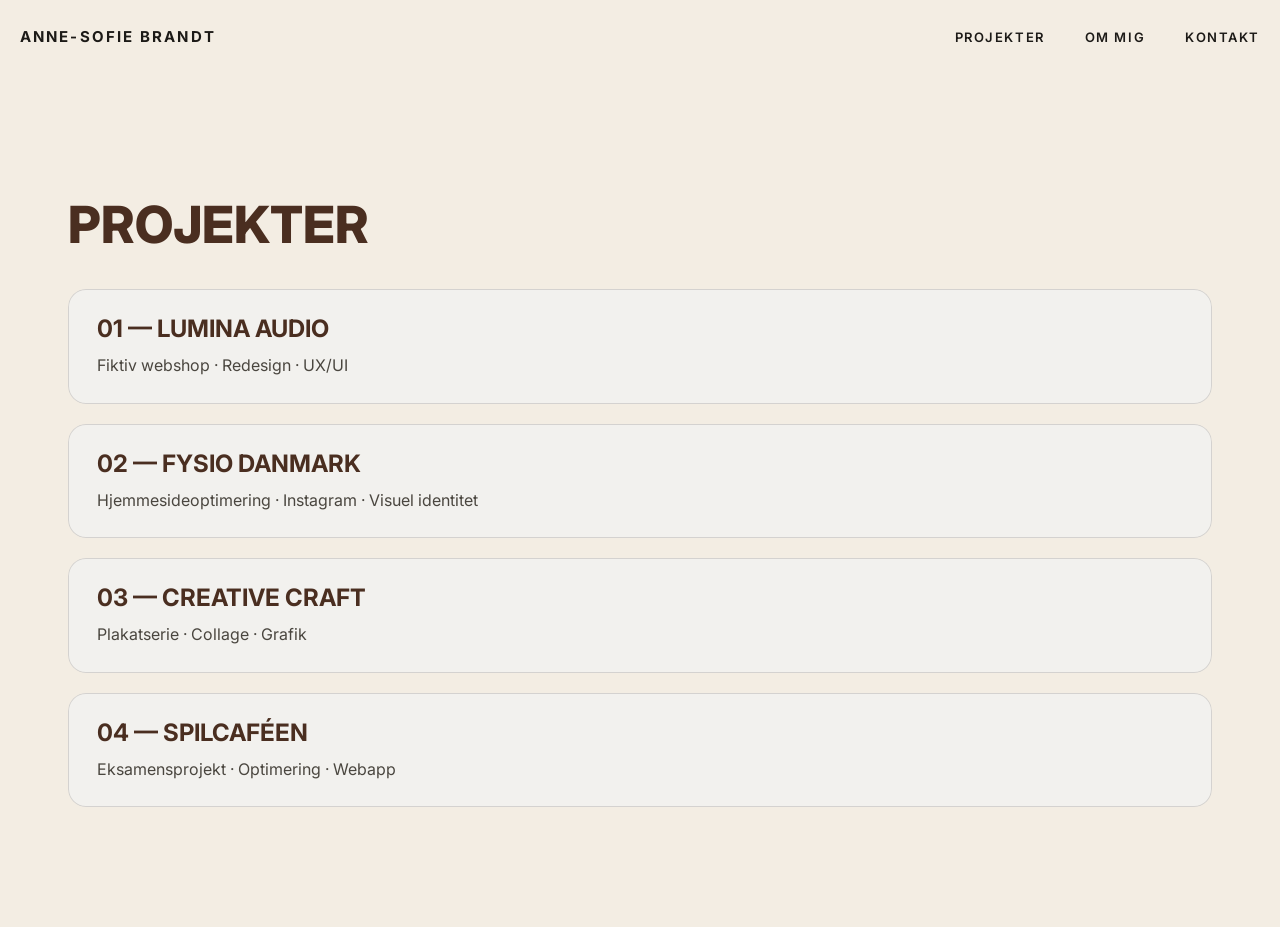
<file: projects.html>
<!doctype html>
<html lang="da">
  <head>
    <meta charset="utf-8" />
    <meta name="viewport" content="width=device-width, initial-scale=1" />
    <title>Projekter — Anne-Sofie Brandt</title>
    <link rel="preconnect" href="https://fonts.googleapis.com" />
    <link rel="preconnect" href="https://fonts.gstatic.com" crossorigin />
    <link
      href="https://fonts.googleapis.com/css2?family=Inter:wght@400;500;600;700;800&display=swap"
      rel="stylesheet"
    />
    <link rel="stylesheet" href="css/styles.css" />
  </head>
  <body>
    <header class="site-nav" id="siteNav">
      <div class="wrap nav-inner">
        <a href="index.html" class="logo">Anne-Sofie Brandt</a>
        <nav>
          <ul class="nav-links" id="navLinks">
            <li><a href="projects.html">Projekter</a></li>
            <li><a href="about.html">Om mig</a></li>
            <li><a href="kontakt.html">Kontakt</a></li>
          </ul>
        </nav>
        <button
          class="nav-toggle"
          id="navToggle"
          aria-label="Åbn menu"
          aria-expanded="false"
        >
          <span></span><span></span><span></span>
        </button>
      </div>
    </header>

    <main>
      <section class="projects-list">
        <div class="wrap">
          <h1>PROJEKTER</h1>
          <ul class="projects">
            <li class="project">
              <a href="lumina-audio.html">
                <h3>01 — LUMINA AUDIO</h3>
                <p>Fiktiv webshop · Redesign · UX/UI</p>
              </a>
            </li>
            <li class="project">
              <a href="fysio-danmark.html">
                <h3>02 — FYSIO DANMARK</h3>
                <p>Hjemmesideoptimering · Instagram · Visuel identitet</p>
              </a>
            </li>
            <li class="project">
              <a href="creative-craft.html">
                <h3>03 — CREATIVE CRAFT</h3>
                <p>Plakatserie · Collage · Grafik</p>
              </a>
            </li>
            <li class="project">
              <a href="spilcafeen.html">
                <h3>04 — SPILCAFÉEN</h3>
                <p>Eksamensprojekt · Optimering · Webapp</p>
              </a>
            </li>
          </ul>
        </div>
      </section>
    </main>

    <script src="js/main.js" defer></script>
  </body>
</html>
</file>
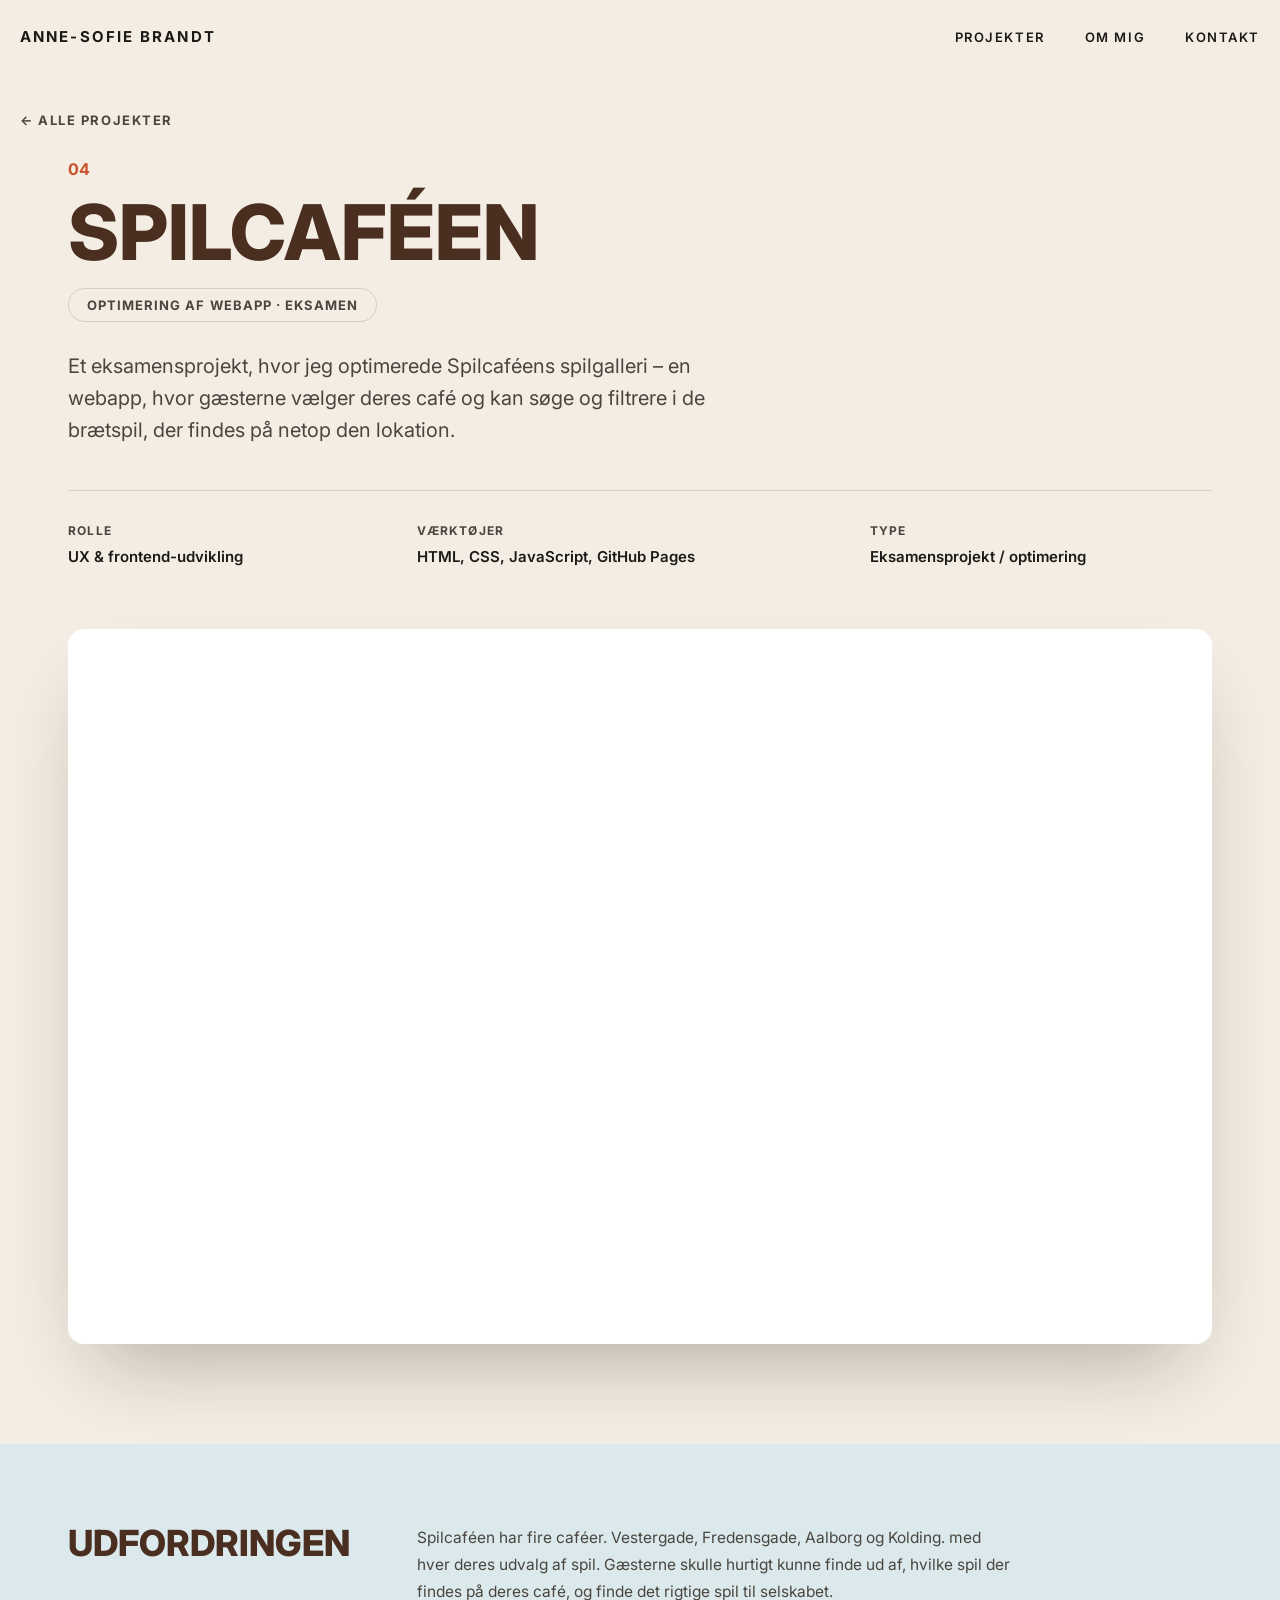
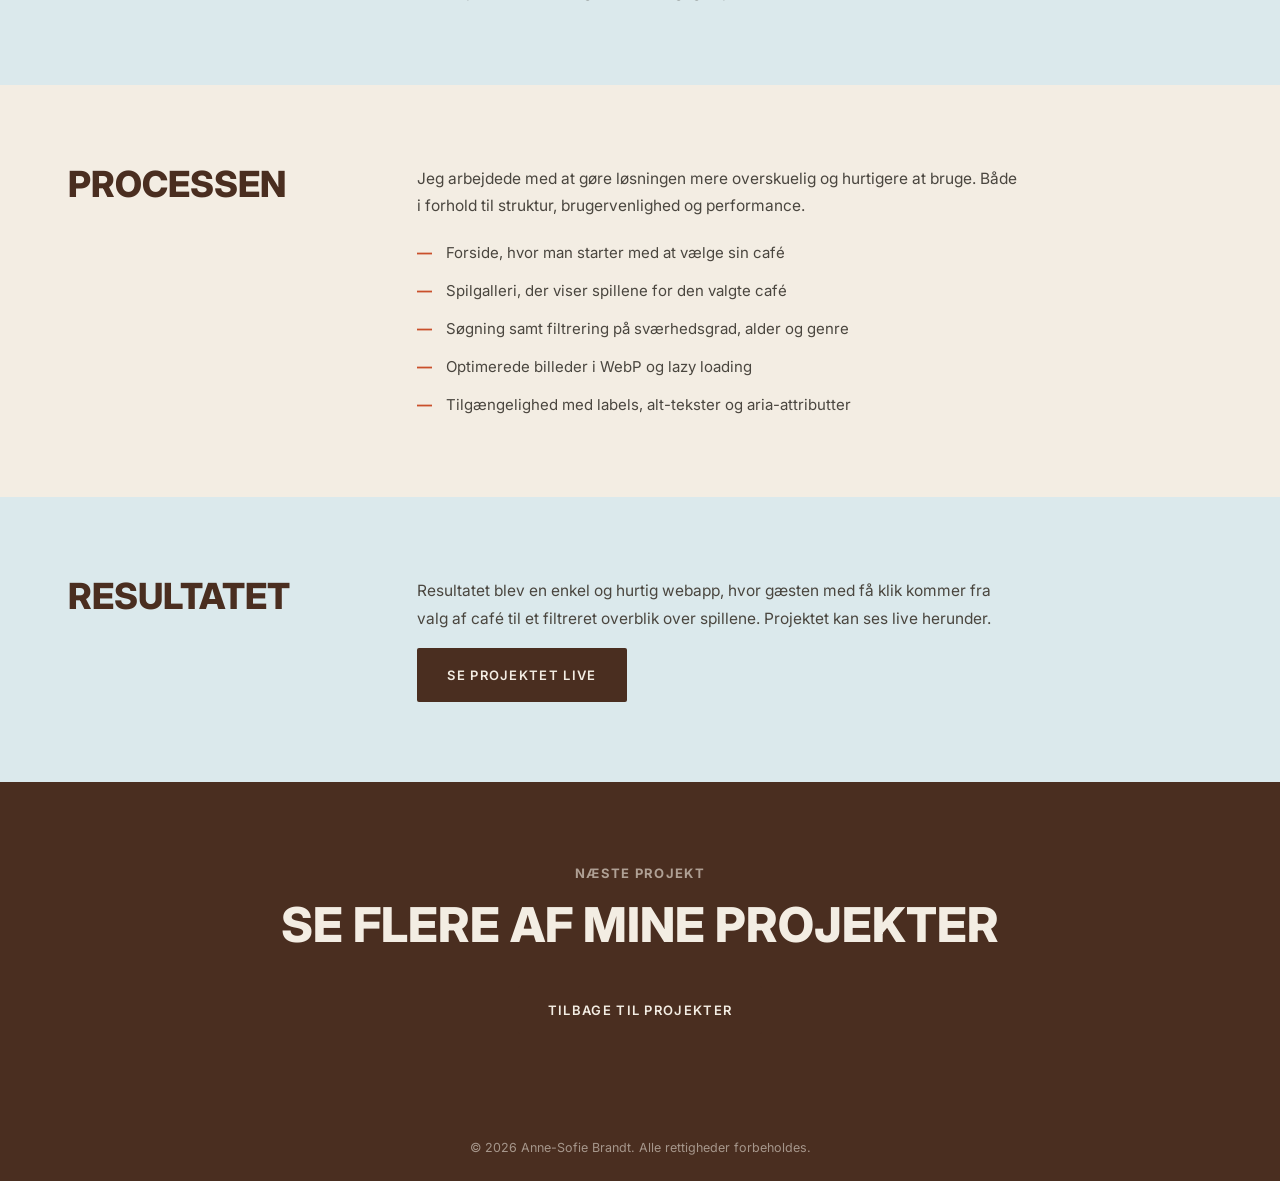
<file: spilcafeen.html>
<!doctype html>
<html lang="da">
  <head>
    <meta charset="utf-8" />
    <meta name="viewport" content="width=device-width, initial-scale=1" />
    <title>Spilcaféen — Projekt | Anne-Sofie Brandt</title>
    <link rel="preconnect" href="https://fonts.googleapis.com" />
    <link rel="preconnect" href="https://fonts.gstatic.com" crossorigin />
    <link
      href="https://fonts.googleapis.com/css2?family=Inter:wght@400;500;600;700;800&display=swap"
      rel="stylesheet"
    />
    <link rel="stylesheet" href="css/styles.css" />
  </head>
  <body>
    <header class="site-nav" id="siteNav">
      <div class="wrap nav-inner">
        <a href="index.html" class="logo">Anne-Sofie Brandt</a>
        <nav>
          <ul class="nav-links" id="navLinks">
            <li><a href="projects.html">Projekter</a></li>
            <li><a href="about.html">Om mig</a></li>
            <li><a href="kontakt.html">Kontakt</a></li>
          </ul>
        </nav>
        <button
          class="nav-toggle"
          id="navToggle"
          aria-label="Åbn menu"
          aria-expanded="false"
        >
          <span></span><span></span><span></span>
        </button>
      </div>
    </header>

    <main>
      <div class="back-row wrap">
        <a href="projects.html" class="back-link">← Alle projekter</a>
      </div>

      <section class="proj-hero">
        <div class="wrap">
          <div class="proj-num">04</div>
          <h1>Spilcaféen</h1>
          <div class="proj-tag">Optimering af webapp · Eksamen</div>
          <p class="proj-intro">
            Et eksamensprojekt, hvor jeg optimerede Spilcaféens spilgalleri –
            en webapp, hvor gæsterne vælger deres café og kan søge og filtrere
            i de brætspil, der findes på netop den lokation.
          </p>

          <div class="proj-meta">
            <div class="proj-meta-item">
              <div class="label">Rolle</div>
              <div class="value">UX & frontend-udvikling</div>
            </div>
            <div class="proj-meta-item">
              <div class="label">Værktøjer</div>
              <div class="value">HTML, CSS, JavaScript, GitHub Pages</div>
            </div>
            <div class="proj-meta-item">
              <div class="label">Type</div>
              <div class="value">Eksamensprojekt / optimering</div>
            </div>
          </div>
        </div>
      </section>

      <section class="proj-visual">
        <div class="wrap">
          <div class="laptop-frame site-frame">
            <iframe
              src="https://anne-sofie112.github.io/optimering-spillecafe-eksamen-26/"
              title="Spilcaféen – live version af projektet"
              loading="lazy"
            ></iframe>
          </div>
        </div>
      </section>

      <section class="proj-section alt">
        <div class="wrap proj-section-grid">
          <h2>Udfordringen</h2>
          <div class="proj-section-body">
            <p>
              Spilcaféen har fire caféer. Vestergade, Fredensgade, Aalborg og
              Kolding. med hver deres udvalg af spil. Gæsterne skulle hurtigt
              kunne finde ud af, hvilke spil der findes på deres café, og finde
              det rigtige spil til selskabet.
            </p>
          </div>
        </div>
      </section>

      <section class="proj-section">
        <div class="wrap proj-section-grid">
          <h2>Processen</h2>
          <div class="proj-section-body">
            <p>
              Jeg arbejdede med at gøre løsningen mere overskuelig og hurtigere
              at bruge. Både i forhold til struktur, brugervenlighed og
              performance.
            </p>
            <ul class="proj-list">
              <li>Forside, hvor man starter med at vælge sin café</li>
              <li>Spilgalleri, der viser spillene for den valgte café</li>
              <li>Søgning samt filtrering på sværhedsgrad, alder og genre</li>
              <li>Optimerede billeder i WebP og lazy loading</li>
              <li>Tilgængelighed med labels, alt-tekster og aria-attributter</li>
            </ul>
          </div>
        </div>
      </section>

      <section class="proj-section alt">
        <div class="wrap proj-section-grid">
          <h2>Resultatet</h2>
          <div class="proj-section-body">
            <p>
              Resultatet blev en enkel og hurtig webapp, hvor gæsten med få
              klik kommer fra valg af café til et filtreret overblik over
              spillene. Projektet kan ses live herunder.
            </p>
            <p>
              <a
                href="https://anne-sofie112.github.io/optimering-spillecafe-eksamen-26/"
                class="btn-primary"
                target="_blank"
                rel="noopener"
                >Se projektet live</a
              >
            </p>
          </div>
        </div>
      </section>

      <section class="next-project">
        <div class="wrap">
          <a href="lumina-audio.html" class="label">Næste projekt</a>
          <h2>Se flere af mine projekter</h2>
          <a href="projects.html" class="btn-primary">Tilbage til projekter</a>
        </div>
      </section>
    </main>

    <footer>
      <div class="wrap">
        &copy; 2026 Anne-Sofie Brandt. Alle rettigheder forbeholdes.
      </div>
    </footer>

    <script src="js/main.js" defer></script>
  </body>
</html>
</file>
<file: css/styles.css>
:root {
  --cream: #f3ede3;
  --cream-2: #efe7d9;
  --brown: #4a2e20;
  --brown-dark: #382217;
  --blue: #dbe9ec;
  --card: #f2f1ee;
  --accent: #c9502b;
  --text: #1c1a17;
  --text-soft: #4a463f;
  --line: rgba(28, 26, 23, 0.14);
  --radius: 4px;
  --maxw: 1240px;
}

* {
  margin: 0;
  padding: 0;
  box-sizing: border-box;
}

html {
  scroll-behavior: smooth;
}

body {
  font-family:
    "Inter",
    -apple-system,
    BlinkMacSystemFont,
    "Segoe UI",
    Arial,
    sans-serif;
  color: var(--text);
  background: var(--cream);
  -webkit-font-smoothing: antialiased;
}

a {
  color: inherit;
  text-decoration: none;
}
button {
  font-family: inherit;
  cursor: pointer;
  border: none;
  background: none;
  color: inherit;
}
img {
  display: block;
  max-width: 100%;
}

.wrap {
  max-width: var(--maxw);
  margin: 0 auto;
  padding: 0 48px;
}

:focus-visible {
  outline: 2px solid var(--accent);
  outline-offset: 3px;
}

/* ---------- NAV ---------- */
header.site-nav {
  position: sticky;
  top: 0;
  z-index: 100;
  background: var(--cream);
  border-bottom: 1px solid transparent;
  transition:
    border-color 0.3s ease,
    background 0.3s ease;
}
header.site-nav.scrolled {
  border-bottom-color: var(--line);
  background: rgba(243, 237, 227, 0.92);
  backdrop-filter: blur(8px);
}
.nav-inner {
  display: flex;
  align-items: center;
  justify-content: space-between;
  padding: 26px 0;
}
.logo {
  font-weight: 700;
  font-size: 15px;
  letter-spacing: 0.14em;
  text-transform: uppercase;
}
.nav-links {
  display: flex;
  gap: 40px;
  list-style: none;
}
.nav-links a {
  font-size: 13px;
  font-weight: 600;
  letter-spacing: 0.12em;
  text-transform: uppercase;
  position: relative;
  padding-bottom: 4px;
}
.nav-links a::after {
  content: "";
  position: absolute;
  left: 0;
  right: 100%;
  bottom: 0;
  height: 1px;
  background: var(--brown);
  transition: right 0.25s ease;
}
.nav-links a:hover::after {
  right: 0;
}

.nav-toggle {
  display: none;
  flex-direction: column;
  gap: 5px;
  width: 26px;
}
.nav-toggle span {
  height: 2px;
  background: var(--text);
  display: block;
  transition:
    transform 0.25s ease,
    opacity 0.25s ease;
}

/* ---------- HERO ---------- */
.hero {
  padding: 64px 0 40px;
}
.hero-inner {
  display: grid;
  grid-template-columns: 1fr 1fr;
  align-items: center;
  gap: 32px;
  min-height: 640px;
}
.hero-text h1 {
  font-size: clamp(44px, 6.4vw, 92px);
  line-height: 0.98;
  font-weight: 800;
  letter-spacing: -0.01em;
  color: var(--brown);
  text-transform: uppercase;
}
.hero-sub {
  margin-top: 28px;
  font-size: clamp(20px, 2vw, 26px);
  font-weight: 600;
  line-height: 1.3;
}
.hero-desc {
  margin-top: 18px;
  max-width: 400px;
  font-size: 15.5px;
  line-height: 1.6;
  color: var(--text-soft);
}
.hero-cta {
  margin-top: 44px;
  display: flex;
  align-items: center;
  gap: 32px;
  flex-wrap: wrap;
}
.btn-primary {
  background: var(--brown);
  color: var(--cream);
  padding: 16px 30px;
  font-size: 13px;
  font-weight: 600;
  letter-spacing: 0.1em;
  text-transform: uppercase;
  border-radius: 2px;
  transition:
    background 0.2s ease,
    transform 0.2s ease;
  display: inline-block;
}
.btn-primary:hover {
  background: var(--brown-dark);
  transform: translateY(-1px);
}
.btn-link {
  font-size: 13px;
  font-weight: 600;
  letter-spacing: 0.1em;
  text-transform: uppercase;
  padding-bottom: 6px;
  border-bottom: 1px solid var(--text);
  transition: opacity 0.2s ease;
}
.btn-link:hover {
  opacity: 0.6;
}

.hero-photo img {
  width: 200%;
  max-width: none;
  height: auto;
  object-fit: contain;
  object-position: bottom;
}

.hero-photo {
  position: relative;
  display: flex;
  align-items: flex-end;
  justify-content: center;
  height: 100%;
}

/* ---------- PROJECTS ---------- */
.projects {
  background: var(--blue);
  padding: 110px 0 0;
}
.section-title {
  text-align: center;
  font-size: 14px;
  font-weight: 700;
  letter-spacing: 0.22em;
  text-transform: uppercase;
  margin-bottom: 58px;
}

.carousel {
  position: relative;
  display: flex;
  align-items: center;
  gap: 20px;
  padding-bottom: 88px;
}
.carousel-arrow {
  flex: 0 0 auto;
  width: 44px;
  height: 44px;
  display: flex;
  align-items: center;
  justify-content: center;
  font-size: 20px;
  color: var(--text);
  transition:
    transform 0.2s ease,
    opacity 0.2s ease;
  opacity: 0.75;
}
.carousel-arrow:hover {
  transform: translateX(0);
  opacity: 1;
}
.carousel-arrow.next:hover {
  transform: translateX(3px);
}
.carousel-arrow.prev:hover {
  transform: translateX(-3px);
}

.project-card {
  flex: 1 1 auto;
  background: var(--card);
  border-radius: 20px;
  padding: 56px 56px 56px;
  display: grid;
  grid-template-columns: 0.85fr 1.15fr;
  gap: 40px;
  align-items: center;
  min-height: 420px;
}
.project-info .num {
  font-size: 20px;
  font-weight: 700;
  color: var(--accent);
  margin-bottom: 14px;
}
.project-info h3 {
  font-size: clamp(30px, 3.4vw, 42px);
  font-weight: 800;
  line-height: 1.05;
  text-transform: uppercase;
  margin-bottom: 22px;
}
.project-tag {
  font-size: 14px;
  font-weight: 700;
  letter-spacing: 0.05em;
  text-transform: uppercase;
  margin-bottom: 20px;
}
.project-desc {
  font-size: 15px;
  line-height: 1.65;
  color: var(--text-soft);
  max-width: 340px;
  margin-bottom: 32px;
}
.project-link {
  display: inline-flex;
  align-items: center;
  gap: 10px;
  font-size: 13px;
  font-weight: 600;
  letter-spacing: 0.08em;
  text-transform: uppercase;
  padding-bottom: 6px;
  border-bottom: 1px solid var(--accent);
  color: var(--accent);
  transition: gap 0.2s ease;
}
.project-link:hover {
  gap: 16px;
}

.back-row {
  padding: 36px 0 0;
}
.back-link {
  display: inline-flex;
  align-items: center;
  gap: 10px;
  font-size: 13px;
  font-weight: 600;
  letter-spacing: 0.08em;
  text-transform: uppercase;
  color: var(--text-soft);
  transition:
    gap 0.2s ease,
    color 0.2s ease;
}
.back-link:hover {
  gap: 16px;
  color: var(--brown);
}

.projects-list {
  padding: 120px 0;
  background: transparent;
}
.projects-list h1 {
  font-size: clamp(32px, 4vw, 52px);
  font-weight: 800;
  text-transform: uppercase;
  margin-bottom: 34px;
  color: var(--brown);
}
.projects-list .projects {
  display: flex;
  flex-direction: column;
  gap: 20px;
  list-style: none;
  padding: 0;
  background: transparent;
}
.project {
  border-radius: 18px;
  overflow: hidden;
}
.project a {
  display: block;
  padding: 24px 28px;
  background: var(--card);
  border: 1px solid var(--line);
  border-radius: 18px;
  transition:
    transform 0.2s ease,
    box-shadow 0.2s ease;
}
.project a:hover {
  transform: translateY(-2px);
  box-shadow: 0 30px 50px -30px rgba(28, 26, 23, 0.22);
}
.project h3 {
  font-size: clamp(18px, 2vw, 24px);
  margin-bottom: 10px;
  text-transform: uppercase;
  color: var(--brown);
}
.project p {
  color: var(--text-soft);
  line-height: 1.6;
}

.project-visual {
  display: flex;
  align-items: center;
  justify-content: center;
}
.laptop-frame {
  width: 100%;
  border-radius: 14px;
  overflow: hidden;
  box-shadow: 0 30px 60px -20px rgba(30, 20, 10, 0.28);
}
.laptop-frame img {
  width: 100%;
  height: auto;
}

.dots {
  display: flex;
  justify-content: center;
  gap: 10px;
  margin-top: -56px;
  margin-bottom: 44px;
}
.dot {
  width: 8px;
  height: 8px;
  border-radius: 50%;
  background: var(--brown);
  opacity: 0.25;
  transition:
    opacity 0.2s ease,
    transform 0.2s ease;
}
.dot.active {
  opacity: 1;
  transform: scale(1.2);
}

.tools-bar {
  border-top: 1px solid rgba(28, 26, 23, 0.15);
  overflow: hidden;
  background: var(--blue);
}
.tools-track {
  display: flex;
  gap: 36px;
  padding: 22px 0;
  white-space: nowrap;
  width: max-content;
  animation: scroll-tools 28s linear infinite;
  font-size: 14px;
  font-weight: 600;
  letter-spacing: 0.08em;
  text-transform: uppercase;
  color: var(--brown);
}
.tools-track span.sep {
  opacity: 0.4;
  font-weight: 400;
}
@keyframes scroll-tools {
  from {
    transform: translateX(0);
  }
  to {
    transform: translateX(-50%);
  }
}
@media (prefers-reduced-motion: reduce) {
  .tools-track {
    animation: none;
  }
}

/* ---------- PROJECT PAGE ---------- */
.proj-hero {
  padding: 28px 0 60px;
}
.proj-num {
  font-size: 16px;
  font-weight: 700;
  color: var(--accent);
  margin-bottom: 16px;
}
.proj-hero h1 {
  font-size: clamp(40px, 6vw, 84px);
  font-weight: 800;
  line-height: 0.98;
  text-transform: uppercase;
  color: var(--brown);
  margin-bottom: 18px;
}
.proj-tag {
  display: inline-block;
  font-size: 13px;
  font-weight: 700;
  letter-spacing: 0.08em;
  text-transform: uppercase;
  color: var(--text-soft);
  border: 1px solid var(--line);
  border-radius: 999px;
  padding: 8px 18px;
  margin-bottom: 28px;
}
.proj-intro {
  font-size: clamp(17px, 1.8vw, 20px);
  line-height: 1.6;
  max-width: 680px;
  color: var(--text-soft);
}

.proj-meta {
  display: grid;
  grid-template-columns: repeat(3, auto);
  gap: 48px;
  margin-top: 44px;
  padding-top: 32px;
  border-top: 1px solid var(--line);
}
.proj-meta-item .label {
  font-size: 12px;
  font-weight: 700;
  letter-spacing: 0.1em;
  text-transform: uppercase;
  color: var(--text-soft);
  margin-bottom: 8px;
}
.proj-meta-item .value {
  font-size: 15px;
  font-weight: 600;
  color: var(--text);
  line-height: 1.5;
}

.proj-visual {
  padding: 0 0 100px;
}
.proj-visual .laptop-frame {
  border-radius: 16px;
  box-shadow: 0 40px 80px -30px rgba(30, 20, 10, 0.32);
}

.project-hero {
  padding: 100px 0 40px;
}
.project-hero-intro {
  display: grid;
  gap: 28px;
  max-width: 820px;
}
.back-link {
  display: inline-flex;
  align-items: center;
  gap: 10px;
  font-size: 13px;
  font-weight: 700;
  letter-spacing: 0.12em;
  text-transform: uppercase;
  color: var(--text-soft);
  padding-bottom: 2px;
  border-bottom: 1px solid transparent;
}
.back-link:hover {
  color: var(--brown);
  border-bottom-color: var(--brown);
}
.project-index {
  font-size: 14px;
  font-weight: 700;
  letter-spacing: 0.18em;
  text-transform: uppercase;
  color: var(--accent);
}
.project-hero-intro h1 {
  font-size: clamp(56px, 7vw, 96px);
  line-height: 0.96;
  font-weight: 800;
  text-transform: uppercase;
  letter-spacing: -0.04em;
  color: var(--brown);
  margin-bottom: 24px;
}
.project-pill {
  display: inline-block;
  background: rgba(234, 224, 211, 0.56);
  color: var(--brown);
  font-size: 12px;
  font-weight: 700;
  letter-spacing: 0.12em;
  text-transform: uppercase;
  border-radius: 999px;
  padding: 12px 20px;
  margin-bottom: 24px;
}
.project-intro {
  max-width: 720px;
  font-size: 18px;
  line-height: 1.75;
  color: var(--text-soft);
  margin-bottom: 48px;
}
.project-highlights {
  display: grid;
  grid-template-columns: repeat(3, minmax(0, 1fr));
  gap: 20px;
}
.highlight-item {
  display: grid;
  gap: 8px;
}
.meta-label {
  font-size: 12px;
  font-weight: 700;
  letter-spacing: 0.12em;
  text-transform: uppercase;
  color: var(--text-soft);
}
.meta-value {
  font-size: 15px;
  font-weight: 600;
  color: var(--text);
  line-height: 1.6;
}
.project-showcase {
  padding: 40px 0 80px;
}
.project-showcase .project-image-card {
  overflow: hidden;
  border-radius: 24px;
  box-shadow: 0 40px 90px -40px rgba(30, 20, 10, 0.24);
}
.project-showcase img {
  width: 100%;
  height: auto;
  display: block;
}
.project-cta {
  padding: 80px 0;
  background: var(--blue);
}
.project-cta-inner {
  display: flex;
  flex-direction: column;
  align-items: center;
  gap: 18px;
}
.project-cta p {
  font-size: 18px;
  font-weight: 700;
  text-transform: uppercase;
  letter-spacing: 0.08em;
  color: var(--brown);
}

.next-project .label {
  font-size: 13px;
  font-weight: 700;
  letter-spacing: 0.1em;
  text-transform: uppercase;
  color: rgba(243, 237, 227, 0.6);
  margin-bottom: 14px;


  display: inline-block;
  text-decoration: none;
  cursor: pointer;
  transition: color 0.2s ease, transform 0.2s ease;
}

.next-project .label:hover,
.next-project .label:focus-visible {
  color: var(--cream);
  transform: translateY(-2px);
}

.proj-section {
  padding: 80px 0;
}
.proj-section.alt {
  background: var(--blue);
}
.proj-section-grid {
  display: grid;
  grid-template-columns: 0.55fr 1.45fr;
  gap: 48px;
  align-items: start;
}
.proj-section h2 {
  font-size: clamp(26px, 3vw, 36px);
  font-weight: 800;
  text-transform: uppercase;
  color: var(--brown);
  line-height: 1.1;
}
.proj-section-body p {
  font-size: 15.5px;
  line-height: 1.75;
  color: var(--text-soft);
  max-width: 600px;
  margin-bottom: 16px;
}
.proj-section-body p:last-child {
  margin-bottom: 0;
}

.proj-list {
  margin-top: 22px;
  display: flex;
  flex-direction: column;
  gap: 14px;
  max-width: 600px;
}
.proj-list li {
  display: flex;
  gap: 14px;
  font-size: 15px;
  line-height: 1.6;
  color: var(--text-soft);
  list-style: none;
}
.proj-list li::before {
  content: "—";
  color: var(--accent);
  font-weight: 700;
  flex: none;
}

.proj-details {
  padding: 20px 0 100px;
}
.details-grid {
  display: grid;
  grid-template-columns: 1fr 1fr;
  gap: 28px;
}
.detail-card {
  background: var(--card);
  border-radius: 16px;
  overflow: hidden;
  display: flex;
  align-items: center;
  justify-content: center;
  padding: 36px;
}
.detail-card img {
  width: 100%;
  height: auto;
  border-radius: 6px;
}

.next-project {
  background: var(--brown);
  color: var(--cream);
  padding: 80px 0;
  text-align: center;
}
.next-project .label {
  font-size: 13px;
  font-weight: 700;
  letter-spacing: 0.1em;
  text-transform: uppercase;
  color: rgba(243, 237, 227, 0.6);
  margin-bottom: 14px;
}
.next-project h2 {
  font-size: clamp(30px, 4vw, 48px);
  font-weight: 800;
  text-transform: uppercase;
  margin-bottom: 32px;
}

/* ---------- POSTER SHOWCASE ---------- */
.poster-grid {
  display: grid;
  grid-template-columns: 1fr 1fr;
  gap: 32px;
}
.poster-card {
  background: var(--card);
  border-radius: 16px;
  padding: 32px;
  display: flex;
  flex-direction: column;
  gap: 18px;
}
.poster-card img {
  width: 100%;
  height: auto;
  border-radius: 4px;
  box-shadow: 0 30px 60px -25px rgba(30, 20, 10, 0.35);
}
.poster-card .poster-caption {
  font-size: 14px;
  line-height: 1.6;
  color: var(--text-soft);
}
.poster-card .poster-caption strong {
  color: var(--text);
  font-weight: 700;
}

/* ---------- ABOUT ---------- */
.about {
  padding: 120px 0;
  display: flex;
  justify-content: center;
}
.about-inner {
  max-width: 560px;
  text-align: center;
}
.about-inner p {
  font-size: clamp(20px, 2.4vw, 26px);
  line-height: 1.5;
  font-weight: 500;
  margin-bottom: 40px;
}

.nav-links a.active::after {
  right: 0;
}

.nav-links a.active {
  color: var(--brown);
}

.intro {
  padding: 64px 0 100px;
}
.eyebrow {
  font-size: 13px;
  font-weight: 700;
  letter-spacing: 0.1em;
  text-transform: uppercase;
  color: var(--text-soft);
  margin-bottom: 18px;
}
.intro h1 {
  font-size: clamp(40px, 5.4vw, 64px);
  font-weight: 800;
  letter-spacing: -0.01em;
  color: var(--brown);
  text-transform: uppercase;
  margin-bottom: 44px;
}
.intro-body {
  max-width: 620px;
}
.intro-lede {
  font-size: 16px;
  font-weight: 600;
  margin-bottom: 18px;
}
.intro-body p {
  font-size: 15.5px;
  line-height: 1.75;
  color: var(--text-soft);
  margin-bottom: 16px;
}
.intro-body p:last-child {
  margin-bottom: 0;
}

.who {
  background: var(--blue);
  padding: 90px 0;
}
.who-grid {
  display: grid;
  grid-template-columns: 0.6fr 1.4fr;
  gap: 40px;
  align-items: start;
}
.section-num {
  font-size: 16px;
  font-weight: 700;
  color: var(--accent);
}
.who h2 {
  font-size: clamp(32px, 4vw, 48px);
  font-weight: 800;
  text-transform: uppercase;
  color: var(--brown);
  margin-bottom: 26px;
}
.who p {
  font-size: 15.5px;
  line-height: 1.75;
  color: var(--text-soft);
  max-width: 620px;
  margin-bottom: 14px;
}
.who p:last-child {
  margin-bottom: 0;
}

.interests {
  padding: 96px 0 110px;
}
.interests-head {
  position: relative;
  margin-bottom: 56px;
}
.interests h2 {
  font-size: clamp(28px, 3.6vw, 42px);
  font-weight: 800;
  text-transform: uppercase;
  line-height: 1.05;
  color: var(--brown);
}
.interests-head .section-num {
  position: absolute;
  top: 0;
  right: 0;
}
.interests-hint {
  font-size: 14px;
  color: var(--text-soft);
  margin-top: 10px;
}

.interest-grid {
  display: grid;
  grid-template-columns: repeat(3, 1fr);
  column-gap: 120px;
  row-gap: 100px;
  align-items: center;
  justify-items: center;
}
.interest-item {
  position: relative;
  cursor: pointer;
}
.interest-item:hover,
.interest-item:focus-within {
  z-index: 2;
}
.interest-item.pos-camera {
  grid-column: 1;
  grid-row: 1;
}
.interest-item.pos-notebook {
  grid-column: 2;
  grid-row: 1;
}
.interest-item.pos-headphones {
  grid-column: 3;
  grid-row: 1;
}
.interest-item.pos-yarn {
  grid-column: 1;
  grid-row: 2;
}
.interest-item.pos-print {
  grid-column: 2;
  grid-row: 2;
}
.interest-item.pos-hiking {
  grid-column: 3;
  grid-row: 2;
}

.icon-wrap {
  position: relative;
  width: var(--w, 260px);
  height: var(--h, 260px);
  overflow: hidden;
}
.icon-wrap .icon {
  width: 100%;
  height: 100%;
  transition:
    opacity 0.3s ease,
    transform 0.3s ease,
    filter 0.3s ease;
}
.icon-wrap .icon img {
  width: 100%;
  height: 100%;
  object-fit: cover;
  display: block;
}

.interest-item .icon-wrap {
  --w: 300px;
  --h: 260px;
  width: var(--w);
  height: var(--h);
}

.pos-hiking .icon-wrap {
  --w: 320px;
  --h: 260px;
}

/* Visual offsets and tilts to match the reference layout */
.pos-camera .icon {
  transform: rotate(-12deg) translate(-10px, -6px);
}
.pos-notebook .icon {
  transform: rotate(6deg) translate(0px, -8px);
}
.pos-headphones .icon {
  transform: rotate(4deg) translate(8px, -6px);
}
.pos-yarn .icon {
  transform: rotate(-6deg) translate(-6px, 6px);
}
.pos-hiking .icon {
  transform: rotate(-4deg) translate(0px, 6px);
}
.pos-print .icon {
  transform: rotate(10deg) translate(6px, 8px);
}

.interest-overlay {
  position: absolute;
  inset: -16px;
  background: rgba(74, 46, 32, 0.94);
  color: var(--cream);
  border-radius: 14px;
  display: flex;
  align-items: center;
  justify-content: center;
  padding: 24px;
  text-align: center;
  font-size: 14px;
  line-height: 1.5;
  opacity: 0;
  transform: scale(0.97);
  transition:
    opacity 0.28s ease,
    transform 0.28s ease;
  pointer-events: none;
}
.interest-item:hover .icon,
.interest-item:focus-within .icon,
.interest-item.active .icon {
  opacity: 0.15;
  transform: scale(0.96);
  filter: blur(1px);
}
.interest-item:hover .interest-overlay,
.interest-item:focus-within .interest-overlay,
.interest-item.active .interest-overlay {
  opacity: 1;
  transform: scale(1);
  pointer-events: auto;
}

/* ---------- SKILLS ---------- */
.skills {
  padding: 90px 0 110px;
  background: var(--blue);
}
.skills-grid {
  display: grid;
  grid-template-columns: 0.6fr 1.4fr;
  gap: 40px;
  align-items: start;
}
.skills-intro .section-num {
  font-size: 16px;
  font-weight: 700;
  color: var(--accent);
  margin-bottom: 10px;
}
.skills-intro h2 {
  font-size: clamp(28px, 3.2vw, 38px);
  font-weight: 800;
  text-transform: uppercase;
  color: var(--brown);
  line-height: 1.1;
  margin-bottom: 14px;
}
.skills-hint {
  font-size: 14.5px;
  line-height: 1.5;
  color: var(--text-soft);
}
.skills-list {
  border-top: 1px solid var(--line);
}
.skill-item {
  border-bottom: 1px solid var(--line);
}
.skill-row {
  width: 100%;
  display: flex;
  align-items: center;
  gap: 24px;
  padding: 24px 0;
  background: none;
  border: none;
  cursor: pointer;
  text-align: left;
  font-family: inherit;
  color: inherit;
}
.skill-num {
  font-size: 14px;
  font-weight: 700;
  color: var(--text-soft);
  width: 28px;
  flex: none;
  transition: color 0.2s ease;
}
.skill-name {
  flex: 1;
  font-size: clamp(16px, 1.8vw, 20px);
  font-weight: 800;
  letter-spacing: 0.01em;
  text-transform: uppercase;
  color: var(--text);
  transition: color 0.2s ease;
}
.skill-toggle {
  font-size: 20px;
  line-height: 1;
  color: var(--text-soft);
  width: 20px;
  text-align: center;
  transition:
    transform 0.3s ease,
    color 0.2s ease;
  flex: none;
}
.skill-item.open .skill-num,
.skill-item.open .skill-name,
.skill-item.open .skill-toggle {
  color: var(--accent);
}
.skill-item.open .skill-toggle {
  transform: rotate(45deg);
}
.skill-panel {
  max-height: 0;
  overflow: hidden;
  transition: max-height 0.35s ease;
}
.skill-item.open .skill-panel {
  max-height: 160px;
}
.skill-panel-inner {
  padding: 0 0 26px 52px;
}
.skill-panel-inner p {
  font-size: 14.5px;
  line-height: 1.65;
  color: var(--text-soft);
  max-width: 540px;
}

@media (max-width: 900px) {
  .skills-grid {
    grid-template-columns: 1fr;
    gap: 20px;
  }
  .skill-panel-inner {
    padding-left: 0;
  }
}

@media (max-width: 900px) {
  .who-grid,
  .interests-head {
    grid-template-columns: 1fr;
    gap: 16px;
  }
  .interest-grid {
    grid-template-columns: repeat(2, 1fr);
    row-gap: 56px;
    column-gap: 48px;
    justify-items: center;
  }
  /* Let DOM order flow naturally on tablet: reset explicit placements */
  .interest-item.pos-camera,
  .interest-item.pos-notebook,
  .interest-item.pos-headphones,
  .interest-item.pos-yarn,
  .interest-item.pos-hiking,
  .interest-item.pos-print {
    grid-column: auto;
    grid-row: auto;
  }
  .interest-item .icon-wrap {
    --w: 260px;
    --h: 220px;
    width: var(--w);
    height: var(--h);
  }
}
@media (max-width: 520px) {
  .interest-grid {
    grid-template-columns: 1fr;
    row-gap: 36px;
    column-gap: 0;
  }
  .interest-item .icon-wrap {
    --w: 180px;
    --h: 160px;
    width: var(--w);
    height: var(--h);
  }
  .icon-wrap {
    max-width: 180px;
  }
}

/* ---------- CONTACT ---------- */
.contact {
  background: var(--brown);
  color: var(--cream);
  padding: 100px 0;
  text-align: center;
}
.contact h2 {
  font-size: clamp(32px, 4vw, 52px);
  font-weight: 800;
  text-transform: uppercase;
  margin-bottom: 20px;
}
.contact p {
  color: rgba(243, 237, 227, 0.75);
  font-size: 15.5px;
  margin-bottom: 36px;
}
.contact .btn-primary {
  background: var(--cream);
  color: var(--brown);
}
.contact .btn-primary:hover {
  background: #fff;
}

footer {
  padding: 26px 0;
  text-align: center;
  font-size: 12.5px;
  color: var(--text-soft);
  background: var(--brown);
  color: rgba(243, 237, 227, 0.55);
}

/* ---------- RESPONSIVE ---------- */
@media (max-width: 900px) {
  .wrap {
    padding: 0 24px;
  }
  .nav-links {
    position: absolute;
    top: 100%;
    left: 0;
    right: 0;
    background: var(--cream);
    flex-direction: column;
    gap: 0;
    padding: 8px 24px 20px;
    border-bottom: 1px solid var(--line);
    transform: translateY(-8px);
    opacity: 0;
    pointer-events: none;
    transition:
      opacity 0.2s ease,
      transform 0.2s ease;
  }
  .nav-links.open {
    opacity: 1;
    transform: translateY(0);
    pointer-events: auto;
  }
  .nav-links li {
    padding: 12px 0;
    border-bottom: 1px solid var(--line);
  }
  .nav-links li:last-child {
    border-bottom: none;
  }
  .nav-toggle {
    display: flex;
  }

  .hero-inner {
    grid-template-columns: 1fr;
    min-height: auto;
  }
  .hero-photo {
    order: -1;
    max-width: 340px;
    margin: 0 auto;
  }
  .hero-text {
    text-align: left;
  }
  .hero-cta {
    margin-top: 32px;
  }

  .project-card {
    grid-template-columns: 1fr;
    padding: 36px 28px;
  }
  .project-desc {
    max-width: none;
  }
  .carousel {
    gap: 10px;
  }
  .carousel-arrow {
    width: 32px;
  }

  .project-hero-intro {
    grid-template-columns: 1fr;
  }
  .project-meta {
    grid-template-columns: 1fr;
    gap: 20px;
  }
  .project-images {
    grid-template-columns: 1fr;
  }
  .project-highlights {
    grid-template-columns: 1fr;
  }
  .project-cta-inner {
    align-items: stretch;
  }

  .proj-meta {
    grid-template-columns: 1fr;
    gap: 20px;
  }
  .proj-section-grid {
    grid-template-columns: 1fr;
    gap: 20px;
  }
  .details-grid {
    grid-template-columns: 1fr;
  }
  .poster-grid {
    grid-template-columns: 1fr;
  }
}

@media (max-width: 520px) {
  .hero {
    padding: 40px 0 24px;
  }
  .nav-inner {
    padding: 20px 0;
  }
}

/* Live-visning af projekt i laptop-rammen */
.site-frame {
  aspect-ratio: 16 / 10;
  background: #fff;
}
.site-frame iframe {
  width: 100%;
  height: 100%;
  border: 0;
  display: block;
}
</file>
